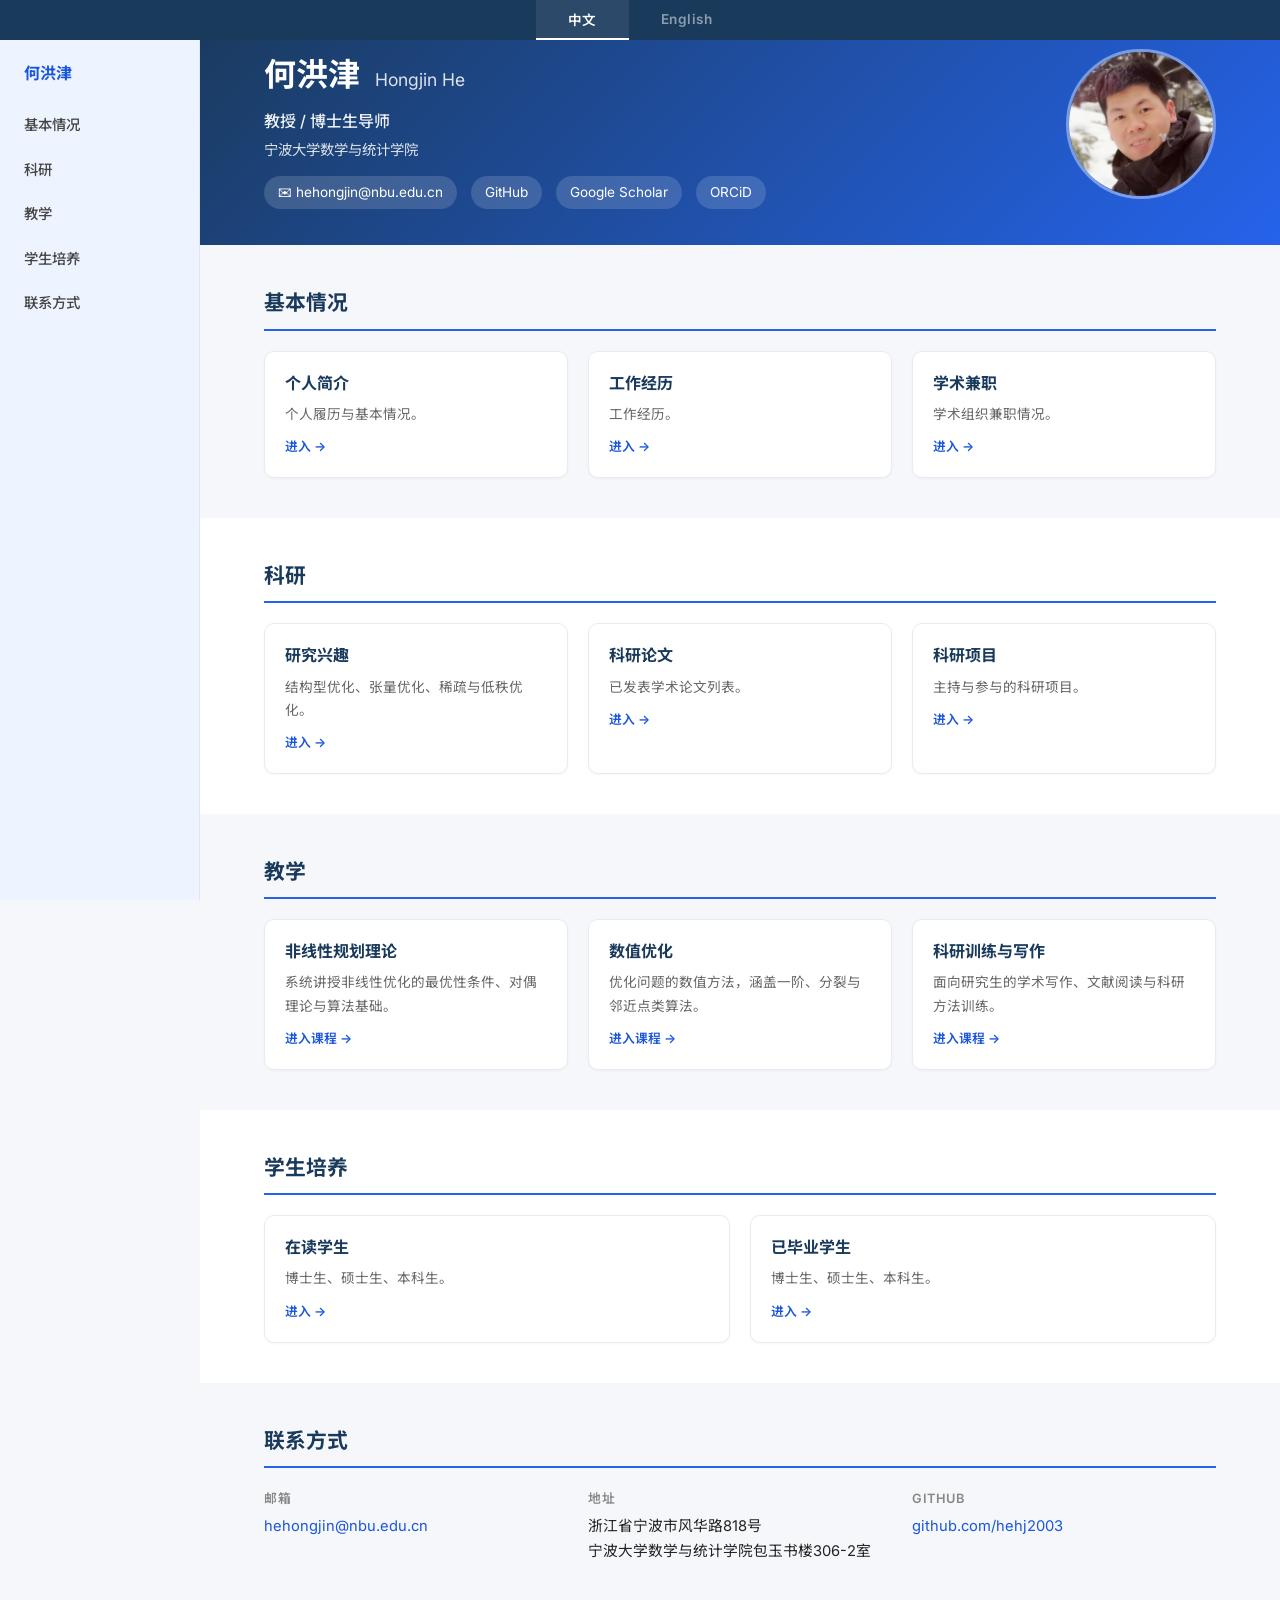
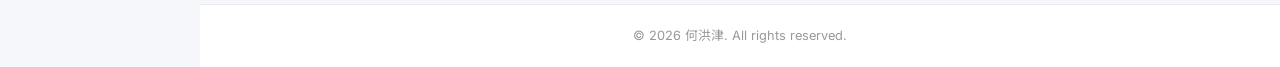
<file: index.html>
<!DOCTYPE html>
<html lang="zh-CN">
<head>
    <meta charset="UTF-8">
    <meta name="viewport" content="width=device-width, initial-scale=1.0">
    <title>何洪津 (Hongjin He) — Homepage</title>
    <meta name="description" content="Personal homepage of Hongjin He, Professor at Ningbo University">
    <link rel="preconnect" href="https://fonts.googleapis.com">
    <link href="https://fonts.googleapis.com/css2?family=Inter:wght@400;500;600;700&family=Noto+Sans+SC:wght@400;500;600;700&family=Noto+Serif+SC:wght@400;600&display=swap" rel="stylesheet">
    <style>
        /* ---- Reset & Base ---- */
        *, *::before, *::after { box-sizing: border-box; margin: 0; padding: 0; }
        html { scroll-behavior: smooth; }
        body {
            font-family: 'Inter', 'Noto Sans SC', -apple-system, BlinkMacSystemFont, sans-serif;
            color: #222;
            background: #f5f7fa;
            line-height: 1.7;
        }
        a { color: #1a56db; text-decoration: none; }
        a:hover { text-decoration: underline; }
        img { max-width: 100%; height: auto; }

        .container { max-width: 1000px; margin: 0 auto; padding: 0 24px; }

        /* ---- Language Toggle ---- */
        .lang-bar {
            position: fixed; top: 0; left: 0; right: 0; z-index: 200;
            background: #1a3a5c; display: flex; justify-content: center; gap: 0;
            height: 40px;
        }
        .lang-bar button {
            background: transparent; color: rgba(255,255,255,0.5); border: none;
            padding: 0 32px; font-size: 0.85rem; font-weight: 600; cursor: pointer;
            font-family: inherit; transition: all 0.25s; letter-spacing: 0.5px;
            border-bottom: 2px solid transparent;
        }
        .lang-bar button:hover { color: rgba(255,255,255,0.85); }
        .lang-bar button.active { color: #fff; border-bottom-color: #fff; background: rgba(255,255,255,0.08); }

        .lang-en, .lang-zh { display: none; margin-left: 200px; }
        body.lang-active-en .lang-en { display: block; }
        body.lang-active-en .lang-en.flex { display: flex; }
        body.lang-active-zh .lang-zh { display: block; }
        body.lang-active-zh .lang-zh.flex { display: flex; }

        /* ---- Nav ---- */
        nav {
            position: fixed; top: 40px; left: 0; bottom: 0;
            width: 200px; z-index: 100;
            background: #eef4ff;
            border-right: 1px solid #dbe6fb;
            overflow-y: auto;
        }
        nav .container {
            display: flex; flex-direction: column; align-items: stretch;
            height: auto; padding: 20px 0;
        }
        nav .logo { font-weight: 700; font-size: 1rem; color: #1a56db; padding: 0 24px; margin-bottom: 16px; }
        nav ul { list-style: none; display: flex; flex-direction: column; gap: 0; }
        nav ul li a {
            display: block;
            font-size: 0.9rem; font-weight: 500; color: #444;
            padding: 10px 24px; transition: color 0.2s, background 0.2s;
        }
        nav ul li a:hover { color: #1a56db; background: #dbe6fb; text-decoration: none; }
        .nav-toggle { display: none; background: none; border: none; font-size: 1.4rem; cursor: pointer; color: #444; }

        /* ---- Hero ---- */
        .hero {
            background: linear-gradient(135deg, #1a3a5c 0%, #2563eb 100%);
            color: #fff; padding: 48px 0 36px;
        }
        .hero .container { display: flex; align-items: center; gap: 36px; flex-wrap: wrap; }
        .hero-info { flex: 1; min-width: 280px; }
        .hero-info h1 { font-size: 2rem; font-weight: 700; margin-bottom: 2px; }
        .hero-info h1 small { font-size: 1.1rem; font-weight: 400; opacity: 0.85; margin-left: 8px; }
        .hero-info .title-line { font-size: 1rem; font-weight: 500; margin-top: 6px; opacity: 0.92; }
        .hero-info .affil-line { font-size: 0.9rem; margin-top: 2px; opacity: 0.85; }
        .hero-links { margin-top: 14px; display: flex; flex-wrap: wrap; gap: 8px 14px; }
        .hero-links a {
            color: #fff; font-size: 0.85rem; display: inline-flex; align-items: center; gap: 5px;
            background: rgba(255,255,255,0.15); padding: 5px 14px; border-radius: 20px;
            transition: background 0.2s;
        }
        .hero-links a:hover { background: rgba(255,255,255,0.28); text-decoration: none; }
        .hero-avatar { flex-shrink: 0; }
        .hero-avatar img {
            width: 150px; height: 150px; border-radius: 50%; object-fit: cover;
            border: 3px solid rgba(255,255,255,0.4);
        }

        /* ---- Sections ---- */
        section { padding: 40px 0; }
        section:nth-child(even) { background: #fff; }
        section:nth-child(odd) { background: #f5f7fa; }
        .section-title {
            font-size: 1.3rem; font-weight: 700; color: #1a3a5c;
            margin-bottom: 20px; padding-bottom: 8px;
            border-bottom: 2px solid #2563eb;
        }

        /* ---- About / 个人简介 ---- */
        .about-text { font-size: 0.93rem; line-height: 1.9; }

        /* ---- Items (experience) ---- */
        .item-list { list-style: none; }
        .item-list li {
            padding: 10px 0; border-bottom: 1px solid #eef1f5;
            display: flex; gap: 16px; font-size: 0.93rem;
        }
        .item-list li:last-child { border-bottom: none; }
        .item-date { flex-shrink: 0; color: #2563eb; font-weight: 500; min-width: 110px; }
        .item-content { flex: 1; }

        /* ---- Research Interests ---- */
        .interest-tags { display: flex; flex-direction: column; gap: 6px; margin-top: 8px; }
        .interest-tags .tag-item {
            padding: 6px 0; font-size: 0.93rem; line-height: 1.7;
        }
        .interest-tags .tag-num {
            display: inline-block; width: 24px; height: 24px; line-height: 24px;
            text-align: center; background: #2563eb; color: #fff;
            border-radius: 50%; font-size: 0.75rem; font-weight: 700; margin-right: 10px;
        }

        /* ---- Publications ---- */
        .pub-list { list-style: none; counter-reset: pub-counter; }
        .pub-list li {
            counter-increment: pub-counter;
            padding: 7px 0 7px 30px; position: relative;
            font-size: 0.9rem; line-height: 1.7;
            border-bottom: 1px solid #f0f2f5;
        }
        .pub-list li::before {
            content: "[" counter(pub-counter) "]";
            position: absolute; left: 0; color: #2563eb; font-weight: 600; font-size: 0.82rem;
        }
        .pub-list li .pub-title { font-weight: 600; }
        .pub-list li .pub-authors { color: #444; }
        .pub-list li .pub-authors b { color: #222; font-weight: 700; }
        .pub-list li .pub-journal { color: #666; font-style: italic; }
        .pub-list li .pub-links { display: inline-flex; gap: 6px; margin-left: 6px; }
        .pub-list li .pub-links a {
            font-size: 0.75rem; background: #e8edf5; padding: 1px 8px; border-radius: 10px;
            color: #1a56db;
        }
        .pub-list li .pub-links a:hover { background: #d0ddf0; text-decoration: none; }

        /* ---- Grants ---- */
        .grant-list { list-style: none; }
        .grant-list li {
            padding: 9px 0; border-bottom: 1px solid #eef1f5;
            font-size: 0.92rem; line-height: 1.7;
        }
        .grant-list li:last-child { border-bottom: none; }
        .grant-name { font-weight: 600; }
        .grant-source { color: #2563eb; font-weight: 500; }
        .grant-role { color: #555; }
        .grant-date { color: #888; font-size: 0.85rem; }
        .grant-num { color: #888; font-size: 0.85rem; }

        /* ---- Students ---- */
        .student-group { margin-top: 28px; }
        .student-group:first-child { margin-top: 0; }
        .student-group-title {
            font-size: 1.05rem; font-weight: 700; color: #1a3a5c;
            margin-bottom: 14px;
        }
        .student-empty { color: #bbb; font-style: normal; }
        .student-grid { display: flex; gap: 40px; }
        .student-grid .student-col { flex: 1; min-width: 0; }
        .student-grid .student-col h4 {
            font-size: 1rem; font-weight: 700; color: #2563eb;
            margin-bottom: 10px; padding-bottom: 4px;
            border-bottom: 1px dashed #d0d7e2;
        }
        .student-grid .student-col ul { list-style: none; }
        .student-grid .student-col li {
            padding: 6px 0; font-size: 0.9rem; line-height: 1.6;
            border-bottom: 1px solid #f3f5f8;
        }
        .student-grid .student-col li:last-child { border-bottom: none; }

        /* ---- Teaching ---- */
        .teaching-grid { display: flex; gap: 20px; flex-wrap: wrap; }
        .teaching-card {
            flex: 1; min-width: 220px; display: block;
            background: #fff; border: 1px solid #e8ecf0; border-radius: 10px;
            padding: 18px 20px; box-shadow: 0 1px 3px rgba(0,0,0,0.04);
            color: inherit; text-decoration: none;
            transition: border-color 0.2s, box-shadow 0.2s, transform 0.2s;
        }
        .teaching-card:hover {
            border-color: #1a56db; box-shadow: 0 4px 12px rgba(26,86,219,0.12);
            transform: translateY(-2px); text-decoration: none;
        }
        .teaching-card h4 { font-size: 1rem; font-weight: 700; color: #1a3a5c; margin-bottom: 6px; }
        .teaching-card .tc-desc { font-size: 0.85rem; color: #666; line-height: 1.7; }
        .teaching-card .tc-enter {
            display: inline-block; margin-top: 10px; font-size: 0.8rem;
            font-weight: 600; color: #1a56db;
        }
        .teaching-card:hover .tc-enter { text-decoration: underline; }

        /* ---- Contact ---- */
        .contact-grid { display: flex; flex-wrap: wrap; gap: 20px; }
        .contact-item { flex: 1; min-width: 200px; }
        .contact-item label { display: block; font-size: 0.8rem; font-weight: 600; color: #888; text-transform: uppercase; letter-spacing: 0.5px; margin-bottom: 4px; }
        .contact-item p { font-size: 0.92rem; }

        /* ---- Footer ---- */
        footer {
            text-align: center; padding: 20px 0;
            font-size: 0.8rem; color: #999;
            background: #fff; border-top: 1px solid #e8ecf0;
        }

        /* ---- Responsive ---- */
        @media (max-width: 700px) {
            nav {
                position: sticky; top: 40px; left: auto; bottom: auto; width: auto;
                background: rgba(255,255,255,0.92);
                backdrop-filter: blur(10px); -webkit-backdrop-filter: blur(10px);
                border-right: none; border-bottom: 1px solid #e8ecf0; overflow-y: visible;
            }
            nav .container { flex-direction: row; justify-content: space-between; align-items: center; height: 52px; padding: 0; }
            nav .logo { margin-bottom: 0; padding: 0; }
            .lang-en, .lang-zh { margin-left: 0; }
            nav ul { display: none; flex-direction: column; background: #fff; position: absolute; top: 52px; left: 0; right: 0; padding: 12px 24px; border-bottom: 1px solid #e8ecf0; gap: 0; }
            nav ul.open { display: flex; }
            nav ul li a { display: block; padding: 10px 0; border-bottom: 1px solid #f0f2f5; }
            .nav-toggle { display: block; }
            .hero { padding: 36px 0 28px; }
            .hero .container { flex-direction: column-reverse; text-align: center; }
            .hero-info h1 { font-size: 1.5rem; }
            .hero-links { justify-content: center; }
            .hero-avatar img { width: 110px; height: 110px; }
            .item-list li { flex-direction: column; gap: 4px; }
            .item-date { min-width: 0; }
            .pub-list li { padding-left: 26px; font-size: 0.86rem; }
            .lang-bar button { padding: 0 20px; font-size: 0.8rem; }
        }

        @media print {
            .lang-bar, nav { display: none; }
            .hero { background: #1a3a5c !important; -webkit-print-color-adjust: exact; print-color-adjust: exact; }
        }
    </style>
</head>
<body>

<!-- ======== Language Bar ======== -->
<div class="lang-bar">
    <button class="active" data-lang="zh" onclick="switchLang('zh')">中文</button>
    <button data-lang="en" onclick="switchLang('en')">English</button>
</div>

<script>
function switchLang(lang) {
    document.body.className = 'lang-active-' + lang;
    document.querySelectorAll('.lang-bar button').forEach(function(btn) {
        btn.classList.toggle('active', btn.dataset.lang === lang);
    });
}
// Default: Chinese
switchLang('zh');
</script>

<!-- ======== English Content ======== -->
<div class="lang-en">

<!-- EN Nav -->
<nav>
    <div class="container">
        <span class="logo">Hongjin He</span>
        <button class="nav-toggle" onclick="document.querySelector('nav ul').classList.toggle('open')" aria-label="Toggle menu">☰</button>
        <ul>
            <li><a href="#en-profile">Profile</a></li>
            <li><a href="#en-research-portal">Research</a></li>
            <li><a href="#en-teaching">Teaching</a></li>
            <li><a href="#en-contact">Contact</a></li>
        </ul>
    </div>
</nav>

<!-- EN Hero -->
<header class="hero">
    <div class="container">
        <div class="hero-info">
            <h1>Hongjin He</h1>
            <p class="title-line">Professor</p>
            <p class="affil-line">School of Mathematics and Statistics, Ningbo University</p>
            <div class="hero-links">
                <a href="mailto:hehongjin@nbu.edu.cn">✉ hehongjin@nbu.edu.cn</a>
                <a href="https://github.com/hehj2003" target="_blank">GitHub</a>
                <a href="https://scholar.google.com/citations?user=ZBKcU8sAAAAJ" target="_blank">Google Scholar</a>
                <a href="https://orcid.org/0000-0001-7672-4943" target="_blank">ORCiD</a>
            </div>
        </div>
        <div class="hero-avatar">
            <img src="CV-Overleaf-2024/HJ.png" alt="Hongjin He">
        </div>
    </div>
</header>

<!-- EN Profile -->
<section id="en-profile">
    <div class="container">
        <h2 class="section-title">Profile</h2>
        <div class="teaching-grid">
            <a class="teaching-card" href="about.html">
                <h4>About Me</h4>
                <p class="tc-desc">Personal profile and background.</p>
                <span class="tc-enter">Enter &rarr;</span>
            </a>
            <a class="teaching-card" href="experience.html">
                <h4>Experience</h4>
                <p class="tc-desc">Work experience.</p>
                <span class="tc-enter">Enter &rarr;</span>
            </a>
            <a class="teaching-card" href="academic-services.html">
                <h4>Academic Services</h4>
                <p class="tc-desc">Academic society appointments.</p>
                <span class="tc-enter">Enter &rarr;</span>
            </a>
        </div>
    </div>
</section>

<!-- EN Selected Publications -->
<section id="en-research-portal">
    <div class="container">
        <h2 class="section-title">Research</h2>
        <div class="teaching-grid">
            <a class="teaching-card" href="research-interests.html">
                <h4>Research Interests</h4>
                <p class="tc-desc">Splitting methods, tensor optimization, sparse &amp; low-rank optimization.</p>
                <span class="tc-enter">Enter &rarr;</span>
            </a>
            <a class="teaching-card" href="research-papers.html">
                <h4>Publications</h4>
                <p class="tc-desc">Selected academic publications.</p>
                <span class="tc-enter">Enter &rarr;</span>
            </a>
            <a class="teaching-card" href="research-projects.html">
                <h4>Projects</h4>
                <p class="tc-desc">Research projects as PI and participant.</p>
                <span class="tc-enter">Enter &rarr;</span>
            </a>
        </div>
    </div>
</section>

<!-- EN Teaching -->
<section id="en-teaching">
    <div class="container">
        <h2 class="section-title">Teaching</h2>
        <div class="teaching-grid">
            <a class="teaching-card" href="courses/nonlinear-programming.html">
                <h4>Nonlinear Programming Theory</h4>
                <p class="tc-desc">Theory of nonlinear optimization: optimality conditions, duality, and algorithmic foundations.</p>
                <span class="tc-enter">Enter course →</span>
            </a>
            <a class="teaching-card" href="courses/numerical-optimization.html">
                <h4>Numerical Optimization</h4>
                <p class="tc-desc">Numerical methods for optimization, including first-order, splitting, and proximal algorithms.</p>
                <span class="tc-enter">Enter course →</span>
            </a>
            <a class="teaching-card" href="courses/research-training.html">
                <h4>Research Training &amp; Writing</h4>
                <p class="tc-desc">Academic writing, literature reading, and research methodology for graduate students.</p>
                <span class="tc-enter">Enter course →</span>
            </a>
        </div>
    </div>
</section>

<!-- EN Contact -->
<section id="en-contact">
    <div class="container">
        <h2 class="section-title">Contact</h2>
        <div class="contact-grid">
            <div class="contact-item">
                <label>Email</label>
                <p><a href="mailto:hehongjin@nbu.edu.cn">hehongjin@nbu.edu.cn</a></p>
            </div>
            <div class="contact-item">
                <label>Affiliation</label>
                <p>School of Mathematics and Statistics<br>Ningbo University<br>No. 818 Fenghua Road, Ningbo, Zhejiang, China 315211</p>
            </div>
            <div class="contact-item">
                <label>GitHub</label>
                <p><a href="https://github.com/hehj2003" target="_blank">github.com/hehj2003</a></p>
            </div>
        </div>
    </div>
</section>

<footer>
    <div class="container">
        <p>&copy; 2026 Hongjin He. All rights reserved.</p>
    </div>
</footer>

</div><!-- end .lang-en -->

<!-- ======== Chinese Content ======== -->
<div class="lang-zh">

<!-- CN Nav -->
<nav>
    <div class="container">
        <span class="logo">何洪津</span>
        <button class="nav-toggle" onclick="document.querySelector('nav ul').classList.toggle('open')" aria-label="Toggle menu">☰</button>
        <ul>
            <li><a href="#cn-profile">基本情况</a></li>
            <li><a href="#cn-research-portal">科研</a></li>
            <li><a href="#cn-teaching">教学</a></li>
            <li><a href="#cn-students">学生培养</a></li>
            <li><a href="#cn-contact">联系方式</a></li>
        </ul>
    </div>
</nav>

<!-- CN Hero -->
<header class="hero">
    <div class="container">
        <div class="hero-info">
            <h1>何洪津 <small>Hongjin He</small></h1>
            <p class="title-line">教授 / 博士生导师</p>
            <p class="affil-line">宁波大学数学与统计学院</p>
            <div class="hero-links">
                <a href="mailto:hehongjin@nbu.edu.cn">✉ hehongjin@nbu.edu.cn</a>
                <a href="https://github.com/hehj2003" target="_blank">GitHub</a>
                <a href="https://scholar.google.com/citations?user=ZBKcU8sAAAAJ" target="_blank">Google Scholar</a>
                <a href="https://orcid.org/0000-0001-7672-4943" target="_blank">ORCiD</a>
            </div>
        </div>
        <div class="hero-avatar">
            <img src="CV-Overleaf-2024/HJ.png" alt="何洪津">
        </div>
    </div>
</header>

<!-- CN 基本情况 -->
<section id="cn-profile">
    <div class="container">
        <h2 class="section-title">基本情况</h2>
        <div class="teaching-grid">
            <a class="teaching-card" href="about.html">
                <h4>个人简介</h4>
                <p class="tc-desc">个人履历与基本情况。</p>
                <span class="tc-enter">进入 &rarr;</span>
            </a>
            <a class="teaching-card" href="experience.html">
                <h4>工作经历</h4>
                <p class="tc-desc">工作经历。</p>
                <span class="tc-enter">进入 &rarr;</span>
            </a>
            <a class="teaching-card" href="academic-services.html">
                <h4>学术兼职</h4>
                <p class="tc-desc">学术组织兼职情况。</p>
                <span class="tc-enter">进入 &rarr;</span>
            </a>
        </div>
    </div>
</section>

<!-- CN 论文发表 -->
<section id="cn-research-portal">
    <div class="container">
        <h2 class="section-title">科研</h2>
        <div class="teaching-grid">
            <a class="teaching-card" href="research-interests.html">
                <h4>研究兴趣</h4>
                <p class="tc-desc">结构型优化、张量优化、稀疏与低秩优化。</p>
                <span class="tc-enter">进入 &rarr;</span>
            </a>
            <a class="teaching-card" href="research-papers.html">
                <h4>科研论文</h4>
                <p class="tc-desc">已发表学术论文列表。</p>
                <span class="tc-enter">进入 &rarr;</span>
            </a>
            <a class="teaching-card" href="research-projects.html">
                <h4>科研项目</h4>
                <p class="tc-desc">主持与参与的科研项目。</p>
                <span class="tc-enter">进入 &rarr;</span>
            </a>
        </div>
    </div>
</section>



<!-- CN 教学 -->
<section id="cn-teaching">
    <div class="container">
        <h2 class="section-title">教学</h2>
        <div class="teaching-grid">
            <a class="teaching-card" href="courses/nonlinear-programming.html">
                <h4>非线性规划理论</h4>
                <p class="tc-desc">系统讲授非线性优化的最优性条件、对偶理论与算法基础。</p>
                <span class="tc-enter">进入课程 →</span>
            </a>
            <a class="teaching-card" href="courses/numerical-optimization.html">
                <h4>数值优化</h4>
                <p class="tc-desc">优化问题的数值方法，涵盖一阶、分裂与邻近点类算法。</p>
                <span class="tc-enter">进入课程 →</span>
            </a>
            <a class="teaching-card" href="courses/research-training.html">
                <h4>科研训练与写作</h4>
                <p class="tc-desc">面向研究生的学术写作、文献阅读与科研方法训练。</p>
                <span class="tc-enter">进入课程 →</span>
            </a>
        </div>
    </div>
</section>

<!-- CN 学生培养 -->
<section id="cn-students">
    <div class="container">
        <h2 class="section-title">学生培养</h2>

        <div class="teaching-grid">
            <a class="teaching-card" href="students-current.html">
                <h4>在读学生</h4>
                <p class="tc-desc">博士生、硕士生、本科生。</p>
                <span class="tc-enter">进入 &rarr;</span>
            </a>
            <a class="teaching-card" href="students-graduated.html">
                <h4>已毕业学生</h4>
                <p class="tc-desc">博士生、硕士生、本科生。</p>
                <span class="tc-enter">进入 &rarr;</span>
            </a>
        </div>
    </div>
</section>

<!-- CN 联系方式 -->
<section id="cn-contact">
    <div class="container">
        <h2 class="section-title">联系方式</h2>
        <div class="contact-grid">
            <div class="contact-item">
                <label>邮箱</label>
                <p><a href="mailto:hehongjin@nbu.edu.cn">hehongjin@nbu.edu.cn</a></p>
            </div>
            <div class="contact-item">
                <label>地址</label>
                <p>浙江省宁波市风华路818号<br>宁波大学数学与统计学院包玉书楼306-2室</p>
            </div>
            <div class="contact-item">
                <label>GitHub</label>
                <p><a href="https://github.com/hehj2003" target="_blank">github.com/hehj2003</a></p>
            </div>
        </div>
    </div>
</section>

<footer>
    <div class="container">
        <p>&copy; 2026 何洪津. All rights reserved.</p>
    </div>
</footer>

</div><!-- end .lang-zh -->

</body>
</html>
</file>
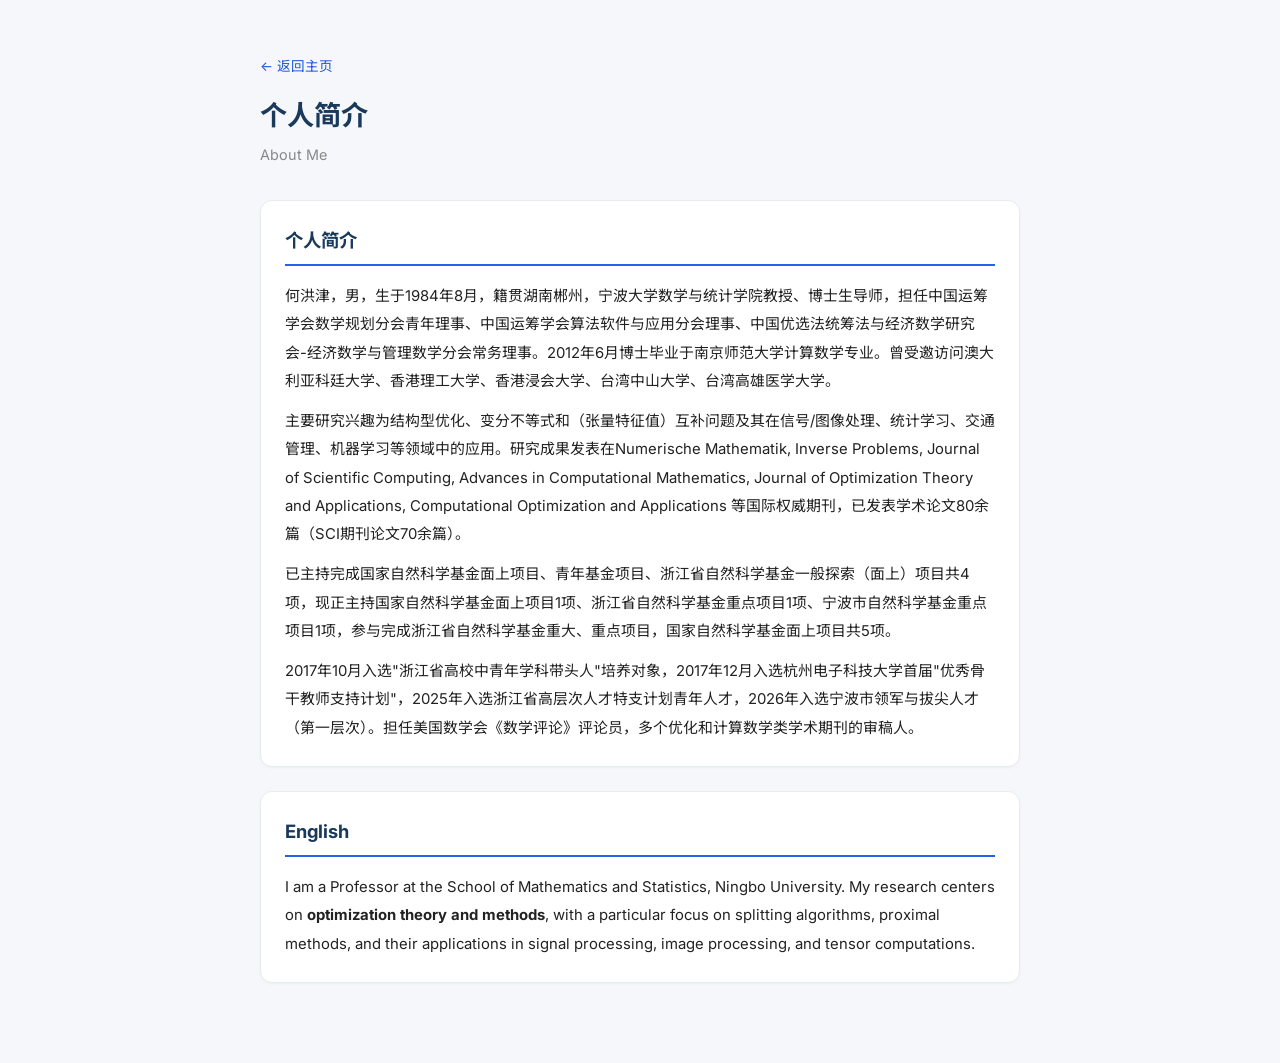
<file: about.html>
<!DOCTYPE html>
<html lang="zh-CN">
<head>
    <meta charset="UTF-8">
    <meta name="viewport" content="width=device-width, initial-scale=1.0">
    <title>个人简介 — 何洪津</title>
    <link rel="preconnect" href="https://fonts.googleapis.com">
    <link href="https://fonts.googleapis.com/css2?family=Inter:wght@400;500;600;700&family=Noto+Sans+SC:wght@400;500;600;700&display=swap" rel="stylesheet">
    <style>
        *, *::before, *::after { box-sizing: border-box; margin: 0; padding: 0; }
        body { font-family: 'Inter', 'Noto Sans SC', -apple-system, sans-serif; color: #222; background: #f5f7fa; line-height: 1.7; }
        a { color: #1a56db; text-decoration: none; }
        a:hover { text-decoration: underline; }
        .page { max-width: 800px; margin: 0 auto; padding: 24px 20px 80px; }

        header { padding: 28px 0 8px; }
        .back-link { font-size: 0.85rem; color: #1a56db; }
        header h1 { font-size: 1.7rem; font-weight: 700; color: #1a3a5c; margin-top: 14px; }
        header .sub { font-size: 0.9rem; color: #888; margin-top: 4px; }

        .block { background: #fff; border: 1px solid #e8ecf0; border-radius: 12px; padding: 24px; margin-top: 24px; box-shadow: 0 1px 3px rgba(0,0,0,0.04); }
        .block-title { font-size: 1.15rem; font-weight: 700; color: #1a3a5c; margin-bottom: 16px; padding-bottom: 8px; border-bottom: 2px solid #2563eb; }
        .about-text { font-size: 0.93rem; line-height: 1.9; }
        .about-text p { margin-bottom: 12px; }
        .about-text p:last-child { margin-bottom: 0; }
    </style>
</head>
<body>
<div class="page">
    <header>
        <a class="back-link" href="index.html#cn-profile">← 返回主页</a>
        <h1>个人简介</h1>
        <p class="sub">About Me</p>
    </header>

    <section class="block">
        <h2 class="block-title">个人简介</h2>
        <div class="about-text">
            <p>何洪津，男，生于1984年8月，籍贯湖南郴州，宁波大学数学与统计学院教授、博士生导师，担任中国运筹学会数学规划分会青年理事、中国运筹学会算法软件与应用分会理事、中国优选法统筹法与经济数学研究会-经济数学与管理数学分会常务理事。2012年6月博士毕业于南京师范大学计算数学专业。曾受邀访问澳大利亚科廷大学、香港理工大学、香港浸会大学、台湾中山大学、台湾高雄医学大学。</p>
            <p>主要研究兴趣为结构型优化、变分不等式和（张量特征值）互补问题及其在信号/图像处理、统计学习、交通管理、机器学习等领域中的应用。研究成果发表在Numerische Mathematik, Inverse Problems, Journal of Scientific Computing, Advances in Computational Mathematics, Journal of Optimization Theory and Applications, Computational Optimization and Applications 等国际权威期刊，已发表学术论文80余篇（SCI期刊论文70余篇）。</p>
            <p>已主持完成国家自然科学基金面上项目、青年基金项目、浙江省自然科学基金一般探索（面上）项目共4项，现正主持国家自然科学基金面上项目1项、浙江省自然科学基金重点项目1项、宁波市自然科学基金重点项目1项，参与完成浙江省自然科学基金重大、重点项目，国家自然科学基金面上项目共5项。</p>
            <p>2017年10月入选"浙江省高校中青年学科带头人"培养对象，2017年12月入选杭州电子科技大学首届"优秀骨干教师支持计划"，2025年入选浙江省高层次人才特支计划青年人才，2026年入选宁波市领军与拔尖人才（第一层次）。担任美国数学会《数学评论》评论员，多个优化和计算数学类学术期刊的审稿人。</p>
        </div>
    </section>

    <section class="block">
        <h2 class="block-title">English</h2>
        <div class="about-text">
            <p>I am a Professor at the School of Mathematics and Statistics, Ningbo University. My research centers on <strong>optimization theory and methods</strong>, with a particular focus on splitting algorithms, proximal methods, and their applications in signal processing, image processing, and tensor computations.</p>
        </div>
    </section>
</div>
</body>
</html>
</file>
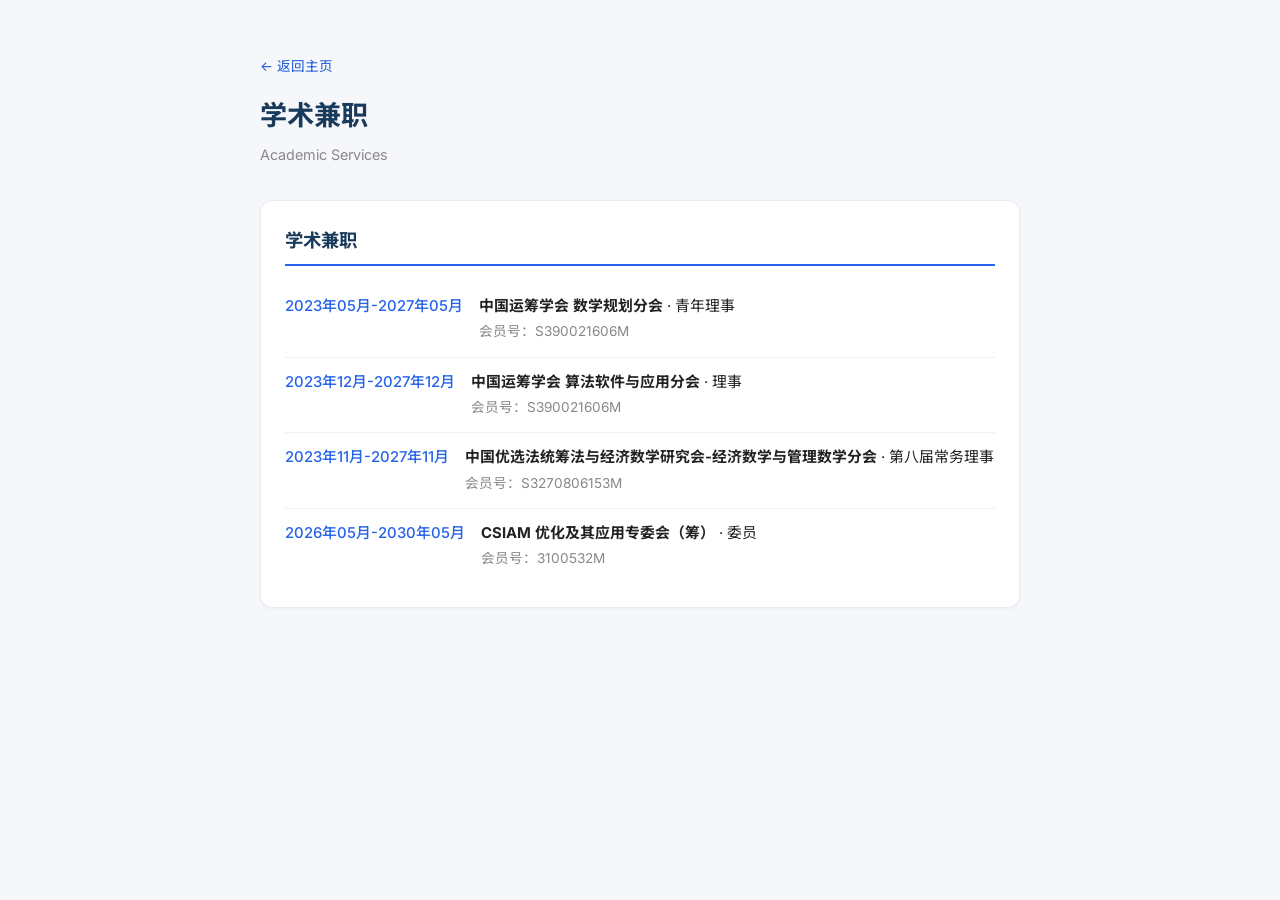
<file: academic-services.html>
<!DOCTYPE html>
<html lang="zh-CN">
<head>
    <meta charset="UTF-8">
    <meta name="viewport" content="width=device-width, initial-scale=1.0">
    <title>学术兼职 — 何洪津</title>
    <link rel="preconnect" href="https://fonts.googleapis.com">
    <link href="https://fonts.googleapis.com/css2?family=Inter:wght@400;500;600;700&family=Noto+Sans+SC:wght@400;500;600;700&display=swap" rel="stylesheet">
    <style>
        *, *::before, *::after { box-sizing: border-box; margin: 0; padding: 0; }
        body { font-family: 'Inter', 'Noto Sans SC', -apple-system, sans-serif; color: #222; background: #f5f7fa; line-height: 1.7; }
        a { color: #1a56db; text-decoration: none; }
        a:hover { text-decoration: underline; }
        .page { max-width: 800px; margin: 0 auto; padding: 24px 20px 80px; }

        header { padding: 28px 0 8px; }
        .back-link { font-size: 0.85rem; color: #1a56db; }
        header h1 { font-size: 1.7rem; font-weight: 700; color: #1a3a5c; margin-top: 14px; }
        header .sub { font-size: 0.9rem; color: #888; margin-top: 4px; }

        .block { background: #fff; border: 1px solid #e8ecf0; border-radius: 12px; padding: 24px; margin-top: 24px; box-shadow: 0 1px 3px rgba(0,0,0,0.04); }
        .block-title { font-size: 1.15rem; font-weight: 700; color: #1a3a5c; margin-bottom: 16px; padding-bottom: 8px; border-bottom: 2px solid #2563eb; }

        .item-list { list-style: none; }
        .item-list li { padding: 12px 0; border-bottom: 1px solid #eef1f5; display: flex; gap: 16px; font-size: 0.93rem; }
        .item-list li:last-child { border-bottom: none; }
        .item-date { flex-shrink: 0; color: #2563eb; font-weight: 500; min-width: 150px; }
        .item-content { flex: 1; }
        .item-num { color: #888; font-size: 0.85rem; }

        @media (max-width: 700px) {
            .item-list li { flex-direction: column; gap: 4px; }
            .item-date { min-width: 0; }
        }
    </style>
</head>
<body>
<div class="page">
    <header>
        <a class="back-link" href="index.html#cn-profile">← 返回主页</a>
        <h1>学术兼职</h1>
        <p class="sub">Academic Services</p>
    </header>

    <section class="block">
        <h2 class="block-title">学术兼职</h2>
        <ul class="item-list">
            <li>
                <span class="item-date">2023年05月-2027年05月</span>
                <span class="item-content">
                    <strong>中国运筹学会 数学规划分会</strong> · 青年理事<br>
                    <span class="item-num">会员号：S390021606M</span>
                </span>
            </li>
            <li>
                <span class="item-date">2023年12月-2027年12月</span>
                <span class="item-content">
                    <strong>中国运筹学会 算法软件与应用分会</strong> · 理事<br>
                    <span class="item-num">会员号：S390021606M</span>
                </span>
            </li>
            <li>
                <span class="item-date">2023年11月-2027年11月</span>
                <span class="item-content">
                    <strong>中国优选法统筹法与经济数学研究会-经济数学与管理数学分会</strong> · 第八届常务理事<br>
                    <span class="item-num">会员号：S3270806153M</span>
                </span>
            </li>
            <li>
                <span class="item-date">2026年05月-2030年05月</span>
                <span class="item-content">
                    <strong>CSIAM 优化及其应用专委会（筹）</strong> · 委员 <br>
                    <span class="item-num">会员号：3100532M</span>
                </span>
            </li>
        </ul>
    </section>
</div>
</body>
</html>
</file>
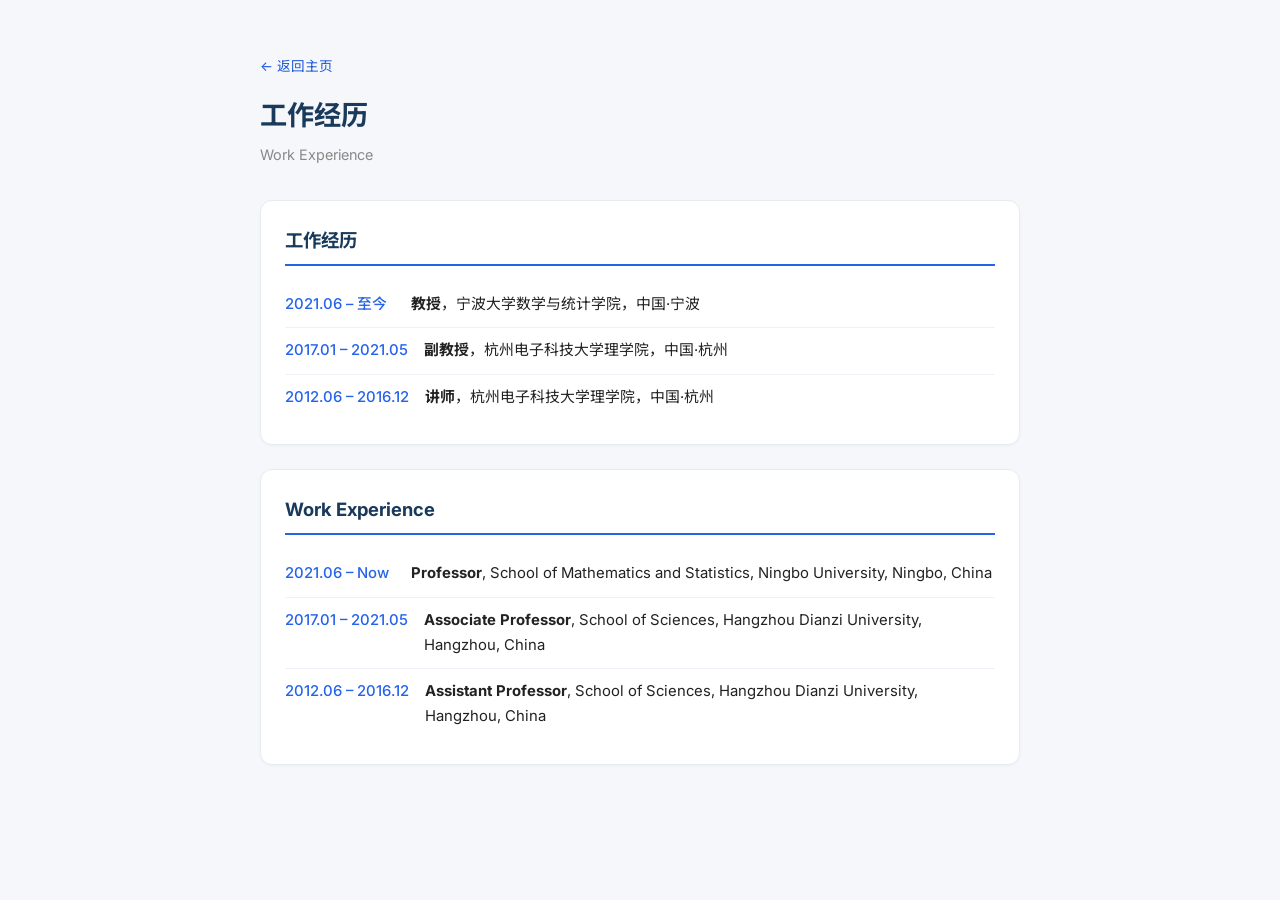
<file: experience.html>
<!DOCTYPE html>
<html lang="zh-CN">
<head>
    <meta charset="UTF-8">
    <meta name="viewport" content="width=device-width, initial-scale=1.0">
    <title>工作经历 — 何洪津</title>
    <link rel="preconnect" href="https://fonts.googleapis.com">
    <link href="https://fonts.googleapis.com/css2?family=Inter:wght@400;500;600;700&family=Noto+Sans+SC:wght@400;500;600;700&display=swap" rel="stylesheet">
    <style>
        *, *::before, *::after { box-sizing: border-box; margin: 0; padding: 0; }
        body { font-family: 'Inter', 'Noto Sans SC', -apple-system, sans-serif; color: #222; background: #f5f7fa; line-height: 1.7; }
        a { color: #1a56db; text-decoration: none; }
        a:hover { text-decoration: underline; }
        .page { max-width: 800px; margin: 0 auto; padding: 24px 20px 80px; }

        header { padding: 28px 0 8px; }
        .back-link { font-size: 0.85rem; color: #1a56db; }
        header h1 { font-size: 1.7rem; font-weight: 700; color: #1a3a5c; margin-top: 14px; }
        header .sub { font-size: 0.9rem; color: #888; margin-top: 4px; }

        .block { background: #fff; border: 1px solid #e8ecf0; border-radius: 12px; padding: 24px; margin-top: 24px; box-shadow: 0 1px 3px rgba(0,0,0,0.04); }
        .block-title { font-size: 1.15rem; font-weight: 700; color: #1a3a5c; margin-bottom: 16px; padding-bottom: 8px; border-bottom: 2px solid #2563eb; }

        .item-list { list-style: none; }
        .item-list li { padding: 10px 0; border-bottom: 1px solid #eef1f5; display: flex; gap: 16px; font-size: 0.93rem; }
        .item-list li:last-child { border-bottom: none; }
        .item-date { flex-shrink: 0; color: #2563eb; font-weight: 500; min-width: 110px; }
        .item-content { flex: 1; }

        @media (max-width: 700px) {
            .item-list li { flex-direction: column; gap: 4px; }
            .item-date { min-width: 0; }
        }
    </style>
</head>
<body>
<div class="page">
    <header>
        <a class="back-link" href="index.html#cn-profile">← 返回主页</a>
        <h1>工作经历</h1>
        <p class="sub">Work Experience</p>
    </header>

    <section class="block">
        <h2 class="block-title">工作经历</h2>
        <ul class="item-list">
            <li>
                <span class="item-date">2021.06 – 至今</span>
                <span class="item-content"><strong>教授</strong>，宁波大学数学与统计学院，中国·宁波</span>
            </li>
            <li>
                <span class="item-date">2017.01 – 2021.05</span>
                <span class="item-content"><strong>副教授</strong>，杭州电子科技大学理学院，中国·杭州</span>
            </li>
            <li>
                <span class="item-date">2012.06 – 2016.12</span>
                <span class="item-content"><strong>讲师</strong>，杭州电子科技大学理学院，中国·杭州</span>
            </li>
        </ul>
    </section>

    <section class="block">
        <h2 class="block-title">Work Experience</h2>
        <ul class="item-list">
            <li>
                <span class="item-date">2021.06 – Now</span>
                <span class="item-content"><strong>Professor</strong>, School of Mathematics and Statistics, Ningbo University, Ningbo, China</span>
            </li>
            <li>
                <span class="item-date">2017.01 – 2021.05</span>
                <span class="item-content"><strong>Associate Professor</strong>, School of Sciences, Hangzhou Dianzi University, Hangzhou, China</span>
            </li>
            <li>
                <span class="item-date">2012.06 – 2016.12</span>
                <span class="item-content"><strong>Assistant Professor</strong>, School of Sciences, Hangzhou Dianzi University, Hangzhou, China</span>
            </li>
        </ul>
    </section>
</div>
</body>
</html>
</file>
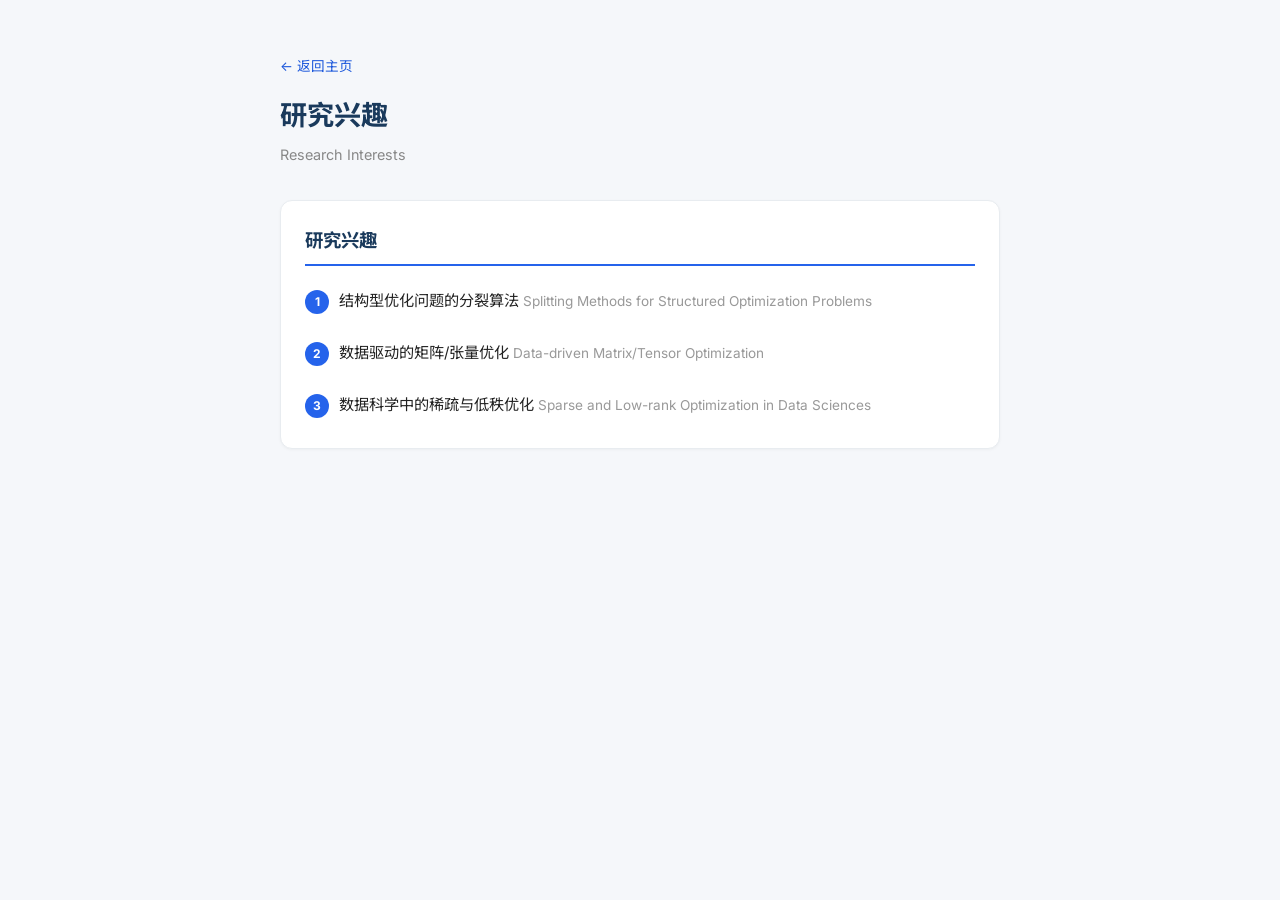
<file: research-interests.html>
<!DOCTYPE html>
<html lang="zh-CN">
<head>
    <meta charset="UTF-8">
    <meta name="viewport" content="width=device-width, initial-scale=1.0">
    <title>研究兴趣 — 何洪津</title>
    <link rel="preconnect" href="https://fonts.googleapis.com">
    <link href="https://fonts.googleapis.com/css2?family=Inter:wght@400;500;600;700&family=Noto+Sans+SC:wght@400;500;600;700&display=swap" rel="stylesheet">
    <style>
        *, *::before, *::after { box-sizing: border-box; margin: 0; padding: 0; }
        body { font-family: 'Inter', 'Noto Sans SC', -apple-system, sans-serif; color: #222; background: #f5f7fa; line-height: 1.7; }
        a { color: #1a56db; text-decoration: none; }
        a:hover { text-decoration: underline; }
        .page { max-width: 760px; margin: 0 auto; padding: 24px 20px 80px; }

        header { padding: 28px 0 8px; }
        .back-link { font-size: 0.85rem; color: #1a56db; }
        header h1 { font-size: 1.7rem; font-weight: 700; color: #1a3a5c; margin-top: 14px; }
        header .sub { font-size: 0.9rem; color: #888; margin-top: 4px; }

        .block { background: #fff; border: 1px solid #e8ecf0; border-radius: 12px; padding: 24px; margin-top: 24px; box-shadow: 0 1px 3px rgba(0,0,0,0.04); }
        .block-title { font-size: 1.15rem; font-weight: 700; color: #1a3a5c; margin-bottom: 16px; padding-bottom: 8px; border-bottom: 2px solid #2563eb; }

        .interest-tags { display: flex; flex-direction: column; gap: 14px; }
        .tag-item { padding: 6px 0; font-size: 0.95rem; line-height: 1.7; }
        .tag-num {
            display: inline-block; width: 24px; height: 24px; line-height: 24px;
            text-align: center; background: #2563eb; color: #fff;
            border-radius: 50%; font-size: 0.75rem; font-weight: 700; margin-right: 10px;
        }
        .tag-en { color: #999; font-size: 0.85rem; }
    </style>
</head>
<body>
<div class="page">
    <header>
        <a class="back-link" href="index.html#cn-research-portal">← 返回主页</a>
        <h1>研究兴趣</h1>
        <p class="sub">Research Interests</p>
    </header>

    <section class="block">
        <h2 class="block-title">研究兴趣</h2>
        <div class="interest-tags">
            <div class="tag-item"><span class="tag-num">1</span>结构型优化问题的分裂算法 <span class="tag-en">Splitting Methods for Structured Optimization Problems</span></div>
            <div class="tag-item"><span class="tag-num">2</span>数据驱动的矩阵/张量优化 <span class="tag-en">Data-driven Matrix/Tensor Optimization</span></div>
            <div class="tag-item"><span class="tag-num">3</span>数据科学中的稀疏与低秩优化 <span class="tag-en">Sparse and Low-rank Optimization in Data Sciences</span></div>
        </div>
    </section>
</div>
</body>
</html>
</file>
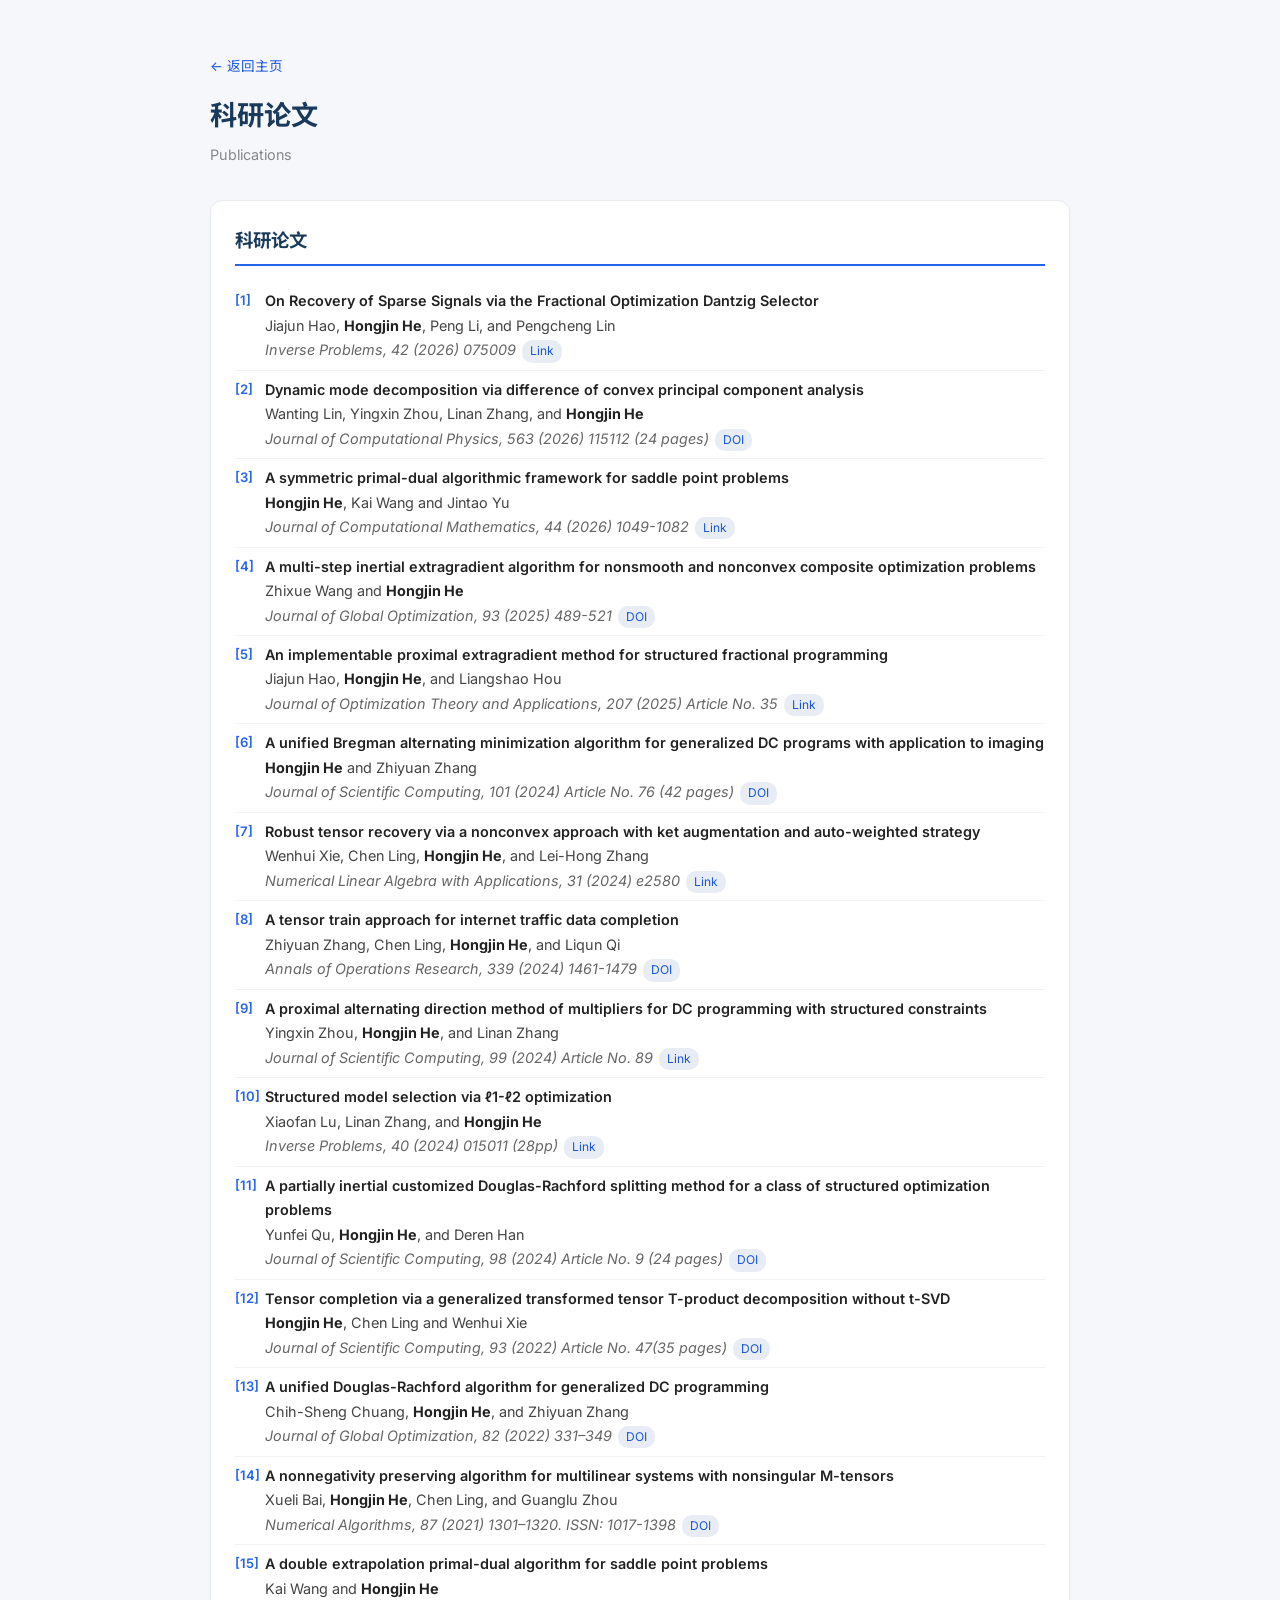
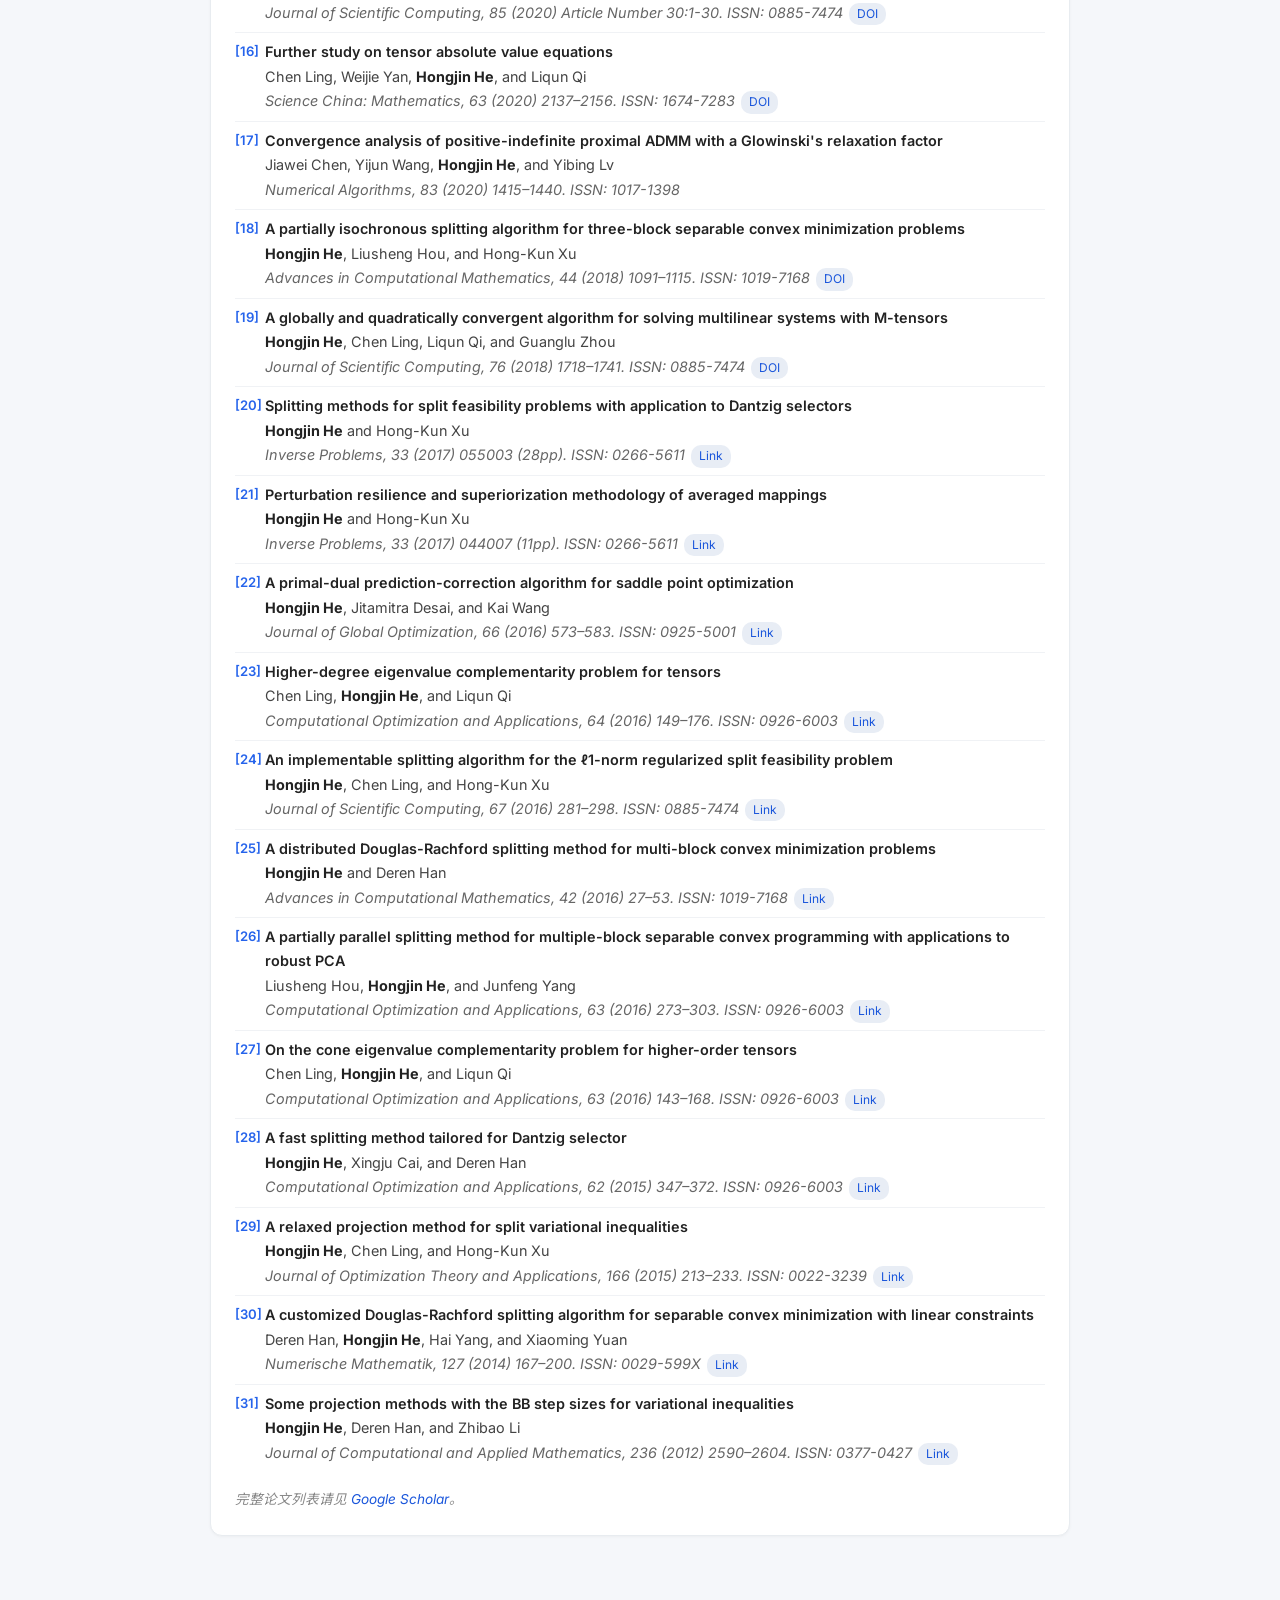
<file: research-papers.html>
<!DOCTYPE html>
<html lang="zh-CN">
<head>
    <meta charset="UTF-8">
    <meta name="viewport" content="width=device-width, initial-scale=1.0">
    <title>科研论文 — 何洪津</title>
    <link rel="preconnect" href="https://fonts.googleapis.com">
    <link href="https://fonts.googleapis.com/css2?family=Inter:wght@400;500;600;700&family=Noto+Sans+SC:wght@400;500;600;700&display=swap" rel="stylesheet">
    <style>
        *, *::before, *::after { box-sizing: border-box; margin: 0; padding: 0; }
        body { font-family: 'Inter', 'Noto Sans SC', -apple-system, sans-serif; color: #222; background: #f5f7fa; line-height: 1.7; }
        a { color: #1a56db; text-decoration: none; }
        a:hover { text-decoration: underline; }
        .page { max-width: 900px; margin: 0 auto; padding: 24px 20px 80px; }

        header { padding: 28px 0 8px; }
        .back-link { font-size: 0.85rem; color: #1a56db; }
        header h1 { font-size: 1.7rem; font-weight: 700; color: #1a3a5c; margin-top: 14px; }
        header .sub { font-size: 0.9rem; color: #888; margin-top: 4px; }

        .block { background: #fff; border: 1px solid #e8ecf0; border-radius: 12px; padding: 24px; margin-top: 24px; box-shadow: 0 1px 3px rgba(0,0,0,0.04); }
        .block-title { font-size: 1.15rem; font-weight: 700; color: #1a3a5c; margin-bottom: 16px; padding-bottom: 8px; border-bottom: 2px solid #2563eb; }

        .pub-list { list-style: none; counter-reset: pub-counter; }
        .pub-list li { counter-increment: pub-counter; padding: 7px 0 7px 30px; position: relative; font-size: 0.9rem; line-height: 1.7; border-bottom: 1px solid #f0f2f5; }
        .pub-list li:last-child { border-bottom: none; }
        .pub-list li::before { content: "[" counter(pub-counter) "]"; position: absolute; left: 0; color: #2563eb; font-weight: 600; font-size: 0.82rem; }
        .pub-title { font-weight: 600; }
        .pub-authors { color: #444; }
        .pub-authors b { color: #222; font-weight: 700; }
        .pub-journal { color: #666; font-style: italic; }
        .pub-links { display: inline-flex; gap: 6px; margin-left: 6px; }
        .pub-links a { font-size: 0.75rem; background: #e8edf5; padding: 1px 8px; border-radius: 10px; color: #1a56db; }
        .pub-links a:hover { background: #d0ddf0; text-decoration: none; }

        @media (max-width: 700px) {
            .pub-list li { padding-left: 26px; font-size: 0.86rem; }
        }
    </style>
</head>
<body>
<div class="page">
    <header>
        <a class="back-link" href="index.html#cn-research-portal">← 返回主页</a>
        <h1>科研论文</h1>
        <p class="sub">Publications</p>
    </header>

    <section class="block">
        <h2 class="block-title">科研论文</h2>
        <ol class="pub-list" id="pub-list"></ol>
        <p style="margin-top:16px;font-size:0.85rem;color:#888;"><em>完整论文列表请见 <a href="https://scholar.google.com/citations?user=hehj2003" target="_blank">Google Scholar</a>。</em></p>
    </section>
</div>

<script src="site-data.js"></script>
<script>
(function () {
    var pubs = window.PUBLICATIONS || [];
    document.getElementById('pub-list').innerHTML = pubs.map(function (p) {
        var authors = (p.authors || '').replace(/Hongjin He/g, '<b>Hongjin He</b>');
        var links = (p.links || []).map(function (l) {
            return '<a href="' + l.url + '" target="_blank">' + l.text + '</a>';
        }).join(' ');
        return '<li>' +
            '<span class="pub-title">' + p.title + '</span><br>' +
            '<span class="pub-authors">' + authors + '</span><br>' +
            '<span class="pub-journal">' + p.journal + '</span>' +
            (links ? '<span class="pub-links">' + links + '</span>' : '') +
            '</li>';
    }).join('');
})();
</script>
</body>
</html>
</file>
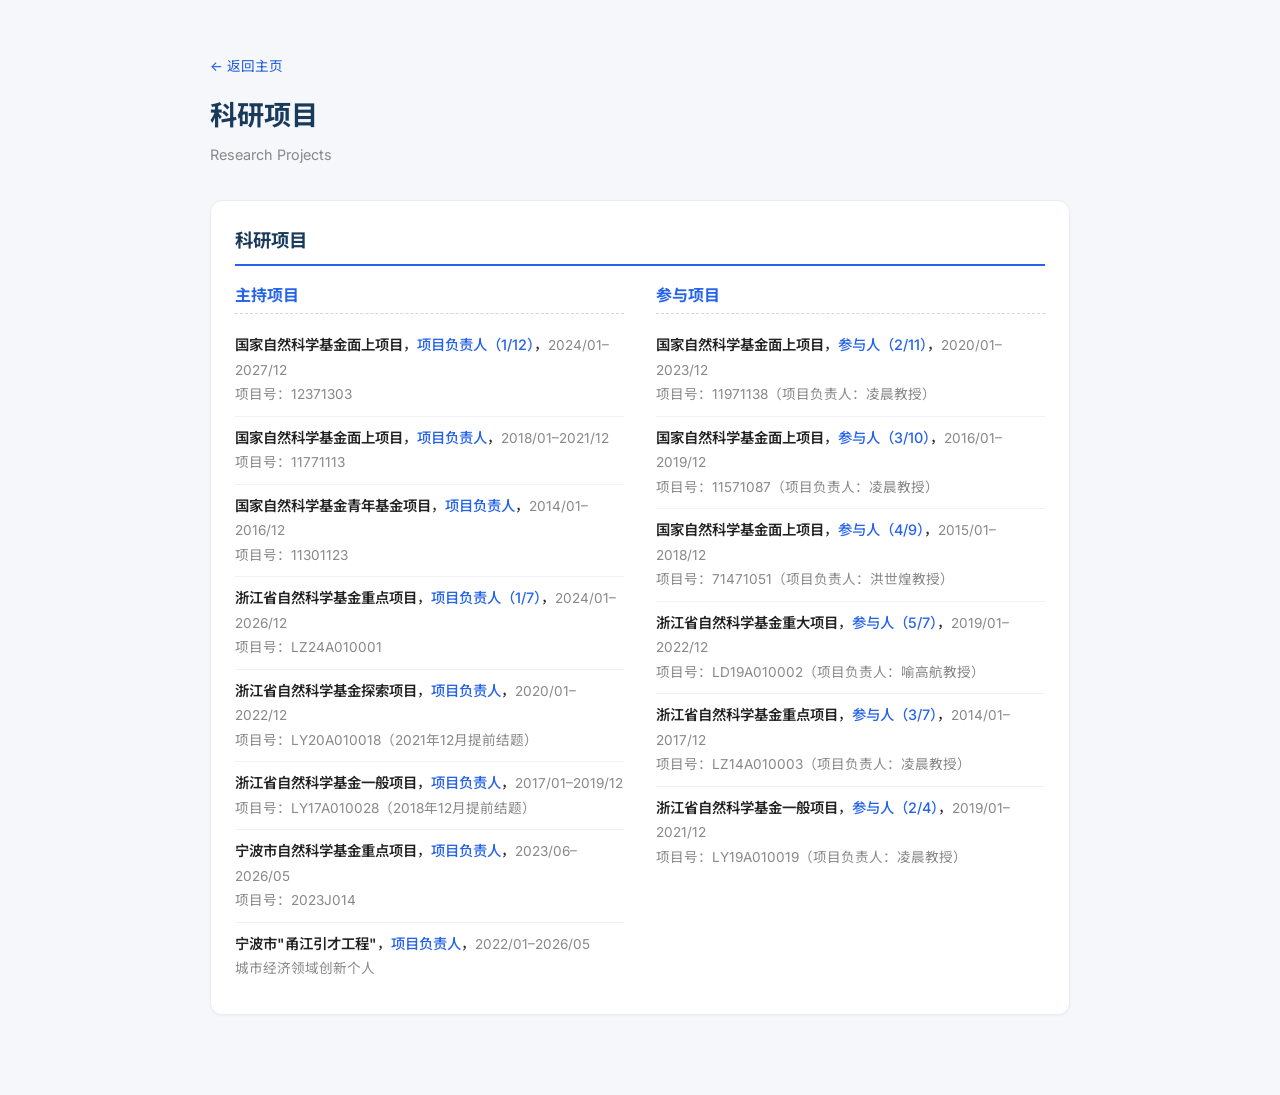
<file: research-projects.html>
<!DOCTYPE html>
<html lang="zh-CN">
<head>
    <meta charset="UTF-8">
    <meta name="viewport" content="width=device-width, initial-scale=1.0">
    <title>科研项目 — 何洪津</title>
    <link rel="preconnect" href="https://fonts.googleapis.com">
    <link href="https://fonts.googleapis.com/css2?family=Inter:wght@400;500;600;700&family=Noto+Sans+SC:wght@400;500;600;700&display=swap" rel="stylesheet">
    <style>
        *, *::before, *::after { box-sizing: border-box; margin: 0; padding: 0; }
        body { font-family: 'Inter', 'Noto Sans SC', -apple-system, sans-serif; color: #222; background: #f5f7fa; line-height: 1.7; }
        a { color: #1a56db; text-decoration: none; }
        a:hover { text-decoration: underline; }
        .page { max-width: 900px; margin: 0 auto; padding: 24px 20px 80px; }

        header { padding: 28px 0 8px; }
        .back-link { font-size: 0.85rem; color: #1a56db; }
        header h1 { font-size: 1.7rem; font-weight: 700; color: #1a3a5c; margin-top: 14px; }
        header .sub { font-size: 0.9rem; color: #888; margin-top: 4px; }

        .block { background: #fff; border: 1px solid #e8ecf0; border-radius: 12px; padding: 24px; margin-top: 24px; box-shadow: 0 1px 3px rgba(0,0,0,0.04); }
        .block-title { font-size: 1.15rem; font-weight: 700; color: #1a3a5c; margin-bottom: 16px; padding-bottom: 8px; border-bottom: 2px solid #2563eb; }

        .project-grid { display: flex; gap: 32px; }
        .project-col { flex: 1; min-width: 0; }
        .project-sub { font-size: 1rem; font-weight: 700; color: #2563eb; margin-bottom: 10px; padding-bottom: 4px; border-bottom: 1px dashed #d0d7e2; }
        .grant-list { list-style: none; }
        .grant-list li { padding: 9px 0; border-bottom: 1px solid #eef1f5; font-size: 0.9rem; line-height: 1.7; }
        .grant-list li:last-child { border-bottom: none; }
        .grant-source { font-weight: 600; }
        .grant-role { color: #2563eb; font-weight: 500; }
        .grant-date { color: #888; font-size: 0.85rem; }
        .grant-num { color: #888; font-size: 0.85rem; }

        @media (max-width: 700px) {
            .project-grid { flex-direction: column; gap: 20px; }
        }
    </style>
</head>
<body>
<div class="page">
    <header>
        <a class="back-link" href="index.html#cn-research-portal">← 返回主页</a>
        <h1>科研项目</h1>
        <p class="sub">Research Projects</p>
    </header>

    <section class="block">
        <h2 class="block-title">科研项目</h2>
        <div class="project-grid">
            <div class="project-col">
                <h3 class="project-sub">主持项目</h3>
                <ul class="grant-list" id="grant-led"></ul>
            </div>
            <div class="project-col">
                <h3 class="project-sub">参与项目</h3>
                <ul class="grant-list" id="grant-participated"></ul>
            </div>
        </div>
    </section>
</div>

<script src="site-data.js"></script>
<script>
(function () {
    function grantHtml(g) {
        return '<li>' +
            '<span class="grant-source">' + g.source + '</span>，<span class="grant-role">' + g.role + '</span>，<span class="grant-date">' + g.date + '</span><br>' +
            '<span class="grant-num">' + g.num + '</span>' +
            '</li>';
    }
    var proj = window.PROJECTS || {};
    document.getElementById('grant-led').innerHTML = (proj.led || []).map(grantHtml).join('');
    document.getElementById('grant-participated').innerHTML = (proj.participated || []).map(grantHtml).join('');
})();
</script>
</body>
</html>
</file>
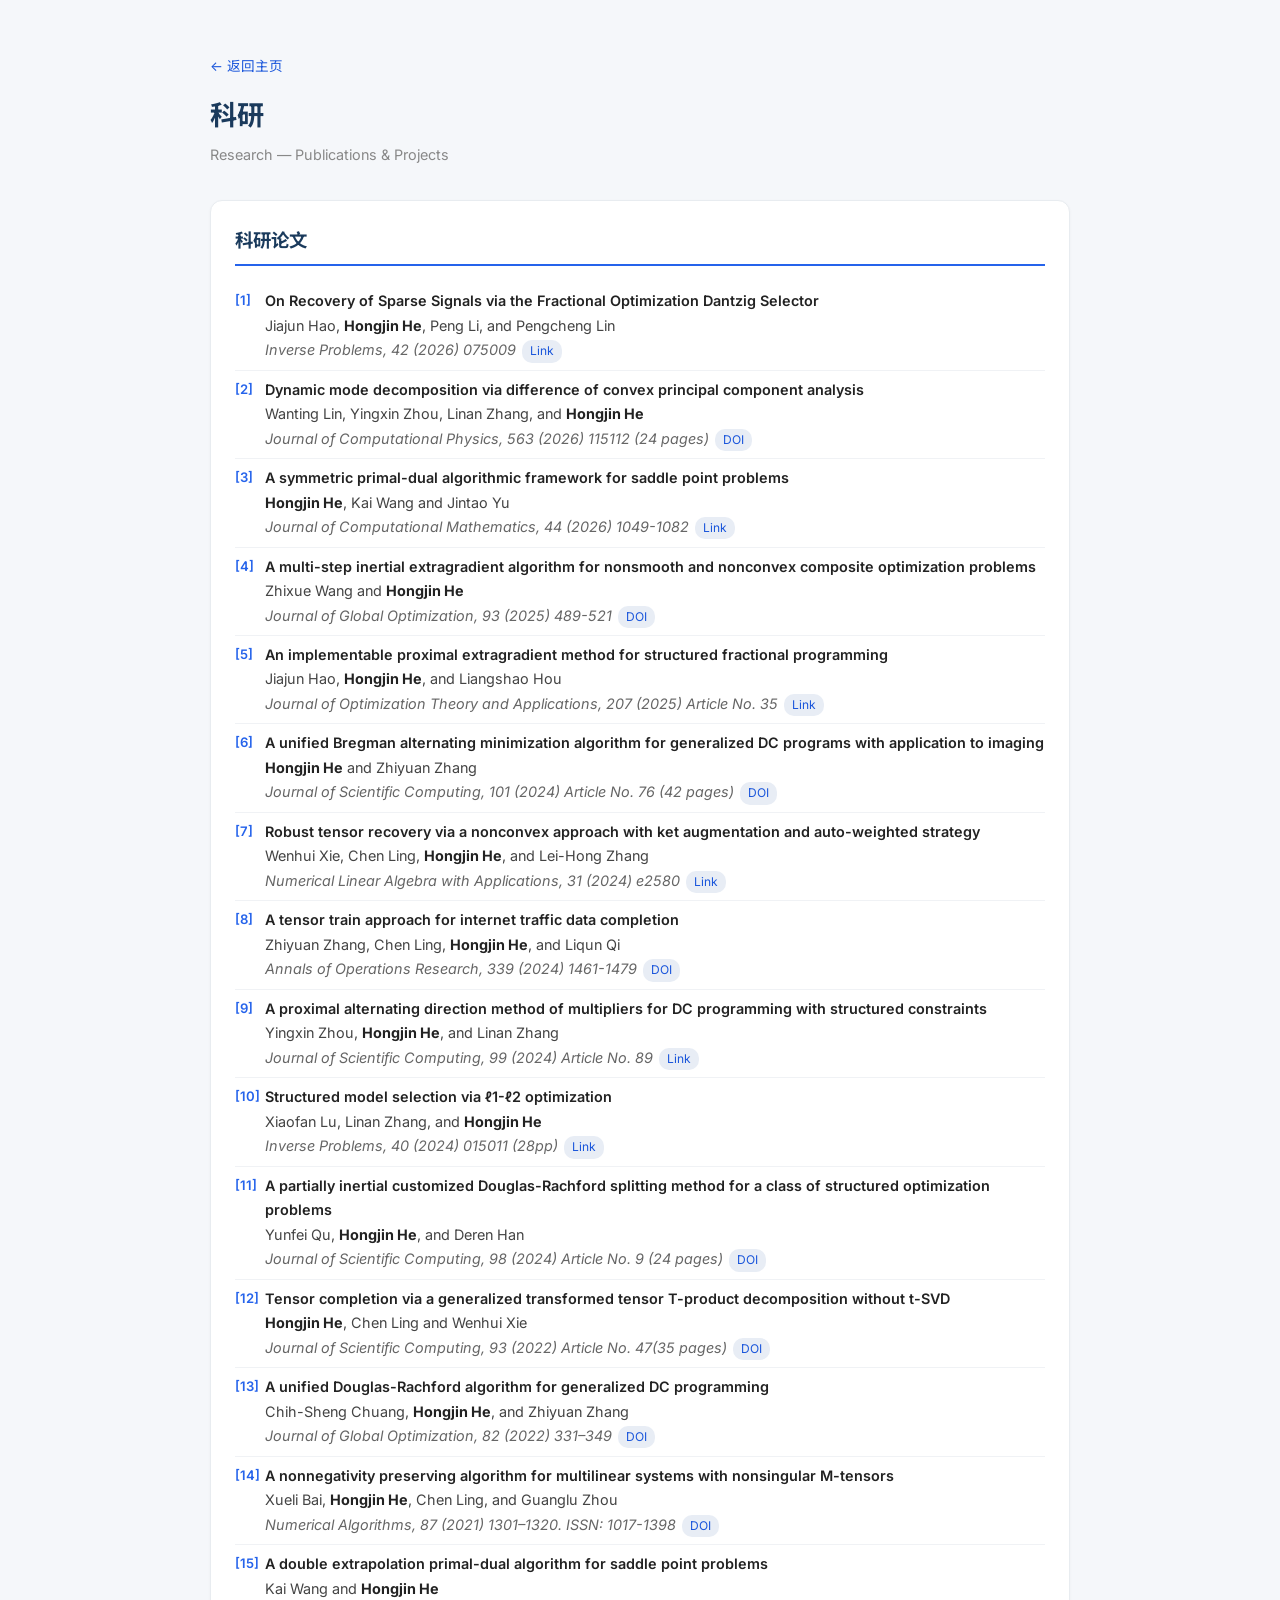
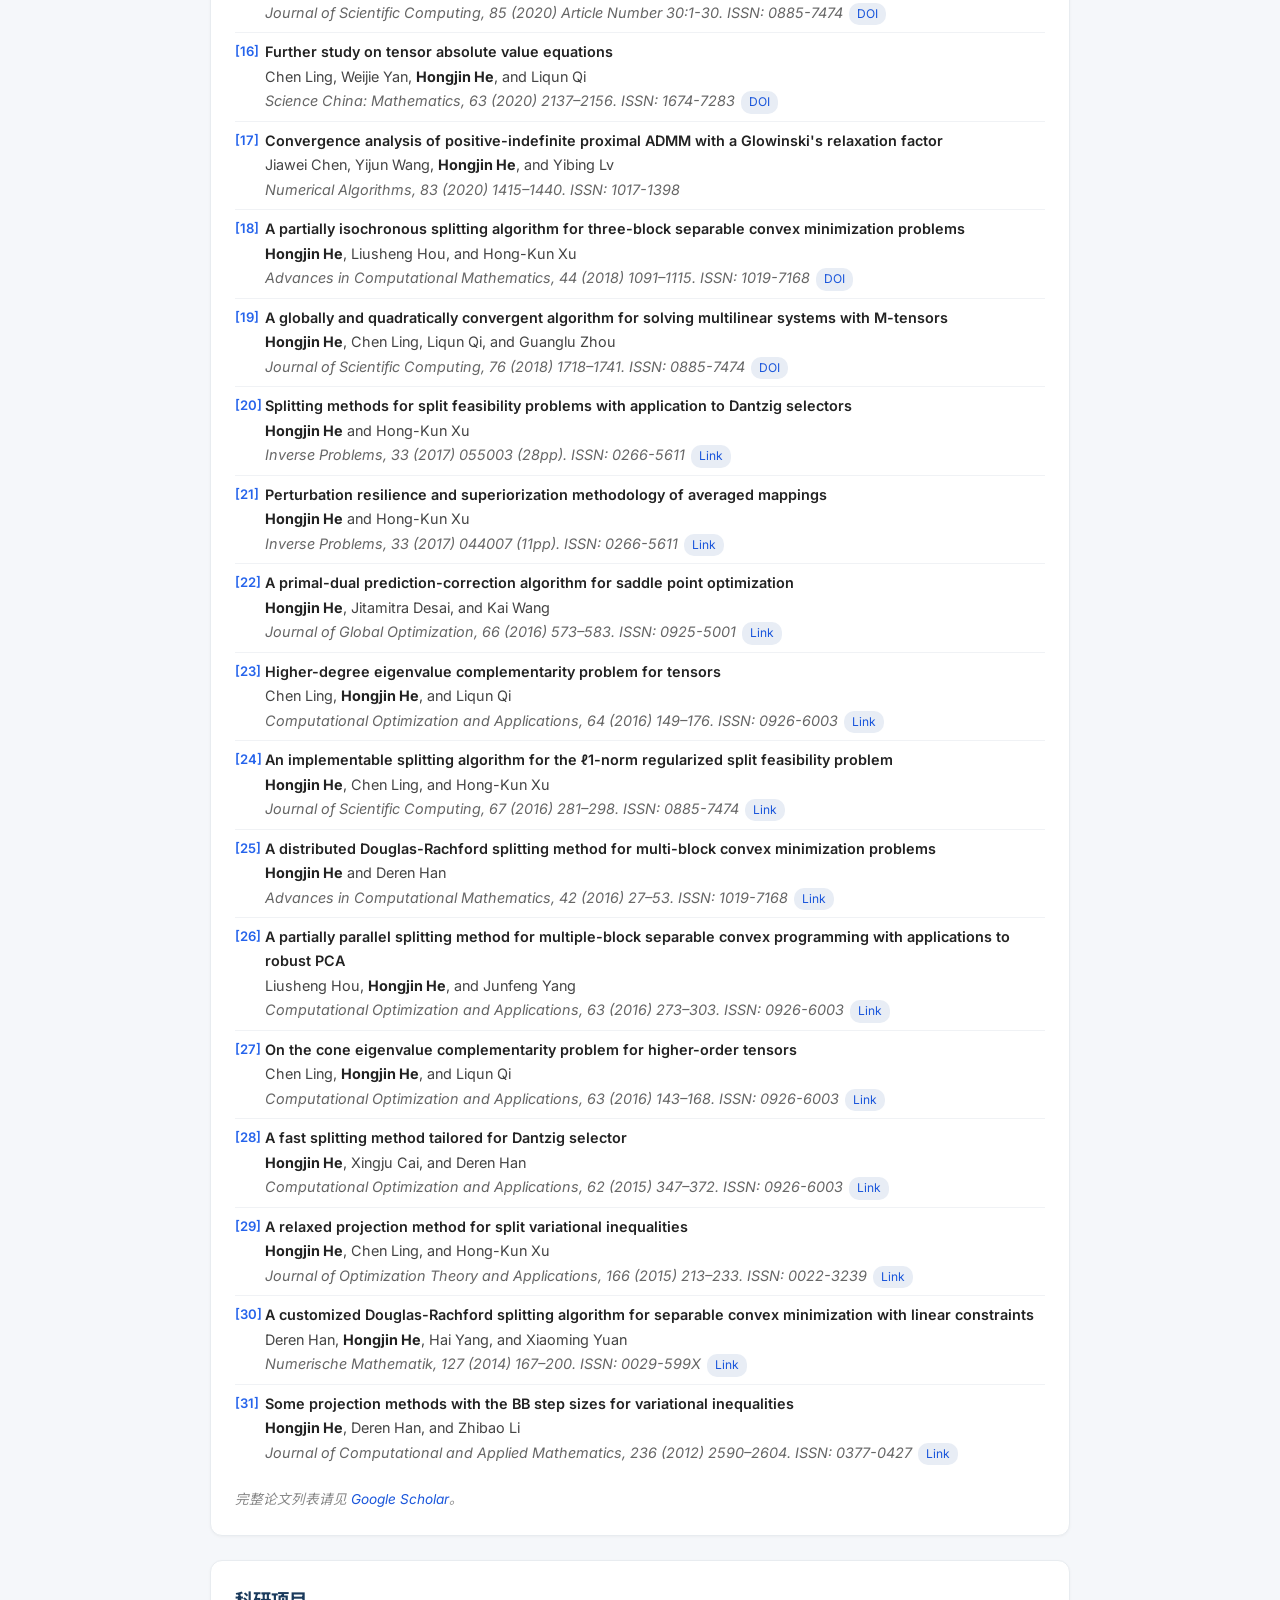
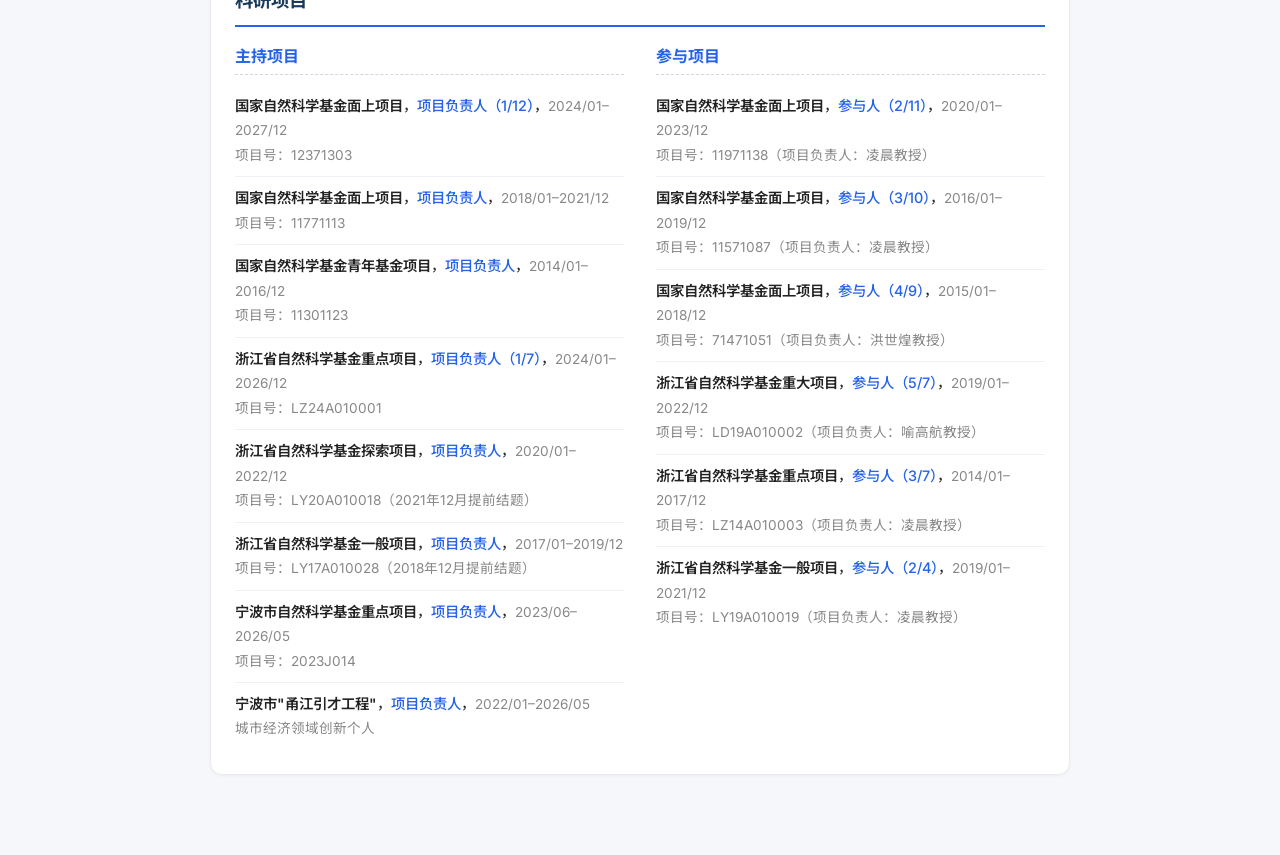
<file: research.html>
<!DOCTYPE html>
<html lang="zh-CN">
<head>
    <meta charset="UTF-8">
    <meta name="viewport" content="width=device-width, initial-scale=1.0">
    <title>科研 — 何洪津</title>
    <link rel="preconnect" href="https://fonts.googleapis.com">
    <link href="https://fonts.googleapis.com/css2?family=Inter:wght@400;500;600;700&family=Noto+Sans+SC:wght@400;500;600;700&display=swap" rel="stylesheet">
    <style>
        *, *::before, *::after { box-sizing: border-box; margin: 0; padding: 0; }
        body { font-family: 'Inter', 'Noto Sans SC', -apple-system, sans-serif; color: #222; background: #f5f7fa; line-height: 1.7; }
        a { color: #1a56db; text-decoration: none; }
        a:hover { text-decoration: underline; }
        .page { max-width: 900px; margin: 0 auto; padding: 24px 20px 80px; }

        header { padding: 28px 0 8px; }
        .back-link { font-size: 0.85rem; color: #1a56db; }
        header h1 { font-size: 1.7rem; font-weight: 700; color: #1a3a5c; margin-top: 14px; }
        header .sub { font-size: 0.9rem; color: #888; margin-top: 4px; }

        .block { background: #fff; border: 1px solid #e8ecf0; border-radius: 12px; padding: 24px; margin-top: 24px; box-shadow: 0 1px 3px rgba(0,0,0,0.04); }
        .block-title { font-size: 1.15rem; font-weight: 700; color: #1a3a5c; margin-bottom: 16px; padding-bottom: 8px; border-bottom: 2px solid #2563eb; }

        /* 论文列表 */
        .pub-list { list-style: none; counter-reset: pub-counter; }
        .pub-list li { counter-increment: pub-counter; padding: 7px 0 7px 30px; position: relative; font-size: 0.9rem; line-height: 1.7; border-bottom: 1px solid #f0f2f5; }
        .pub-list li:last-child { border-bottom: none; }
        .pub-list li::before { content: "[" counter(pub-counter) "]"; position: absolute; left: 0; color: #2563eb; font-weight: 600; font-size: 0.82rem; }
        .pub-title { font-weight: 600; }
        .pub-authors { color: #444; }
        .pub-authors b { color: #222; font-weight: 700; }
        .pub-journal { color: #666; font-style: italic; }
        .pub-links { display: inline-flex; gap: 6px; margin-left: 6px; }
        .pub-links a { font-size: 0.75rem; background: #e8edf5; padding: 1px 8px; border-radius: 10px; color: #1a56db; }
        .pub-links a:hover { background: #d0ddf0; text-decoration: none; }

        /* 项目列表 */
        .project-grid { display: flex; gap: 32px; }
        .project-col { flex: 1; min-width: 0; }
        .project-sub { font-size: 1rem; font-weight: 700; color: #2563eb; margin-bottom: 10px; padding-bottom: 4px; border-bottom: 1px dashed #d0d7e2; }
        .grant-list { list-style: none; }
        .grant-list li { padding: 9px 0; border-bottom: 1px solid #eef1f5; font-size: 0.9rem; line-height: 1.7; }
        .grant-list li:last-child { border-bottom: none; }
        .grant-source { font-weight: 600; }
        .grant-role { color: #2563eb; font-weight: 500; }
        .grant-date { color: #888; font-size: 0.85rem; }
        .grant-num { color: #888; font-size: 0.85rem; }

        @media (max-width: 700px) {
            .project-grid { flex-direction: column; gap: 20px; }
            .pub-list li { padding-left: 26px; font-size: 0.86rem; }
        }
    </style>
</head>
<body>
<div class="page">
    <header>
        <a class="back-link" href="index.html#cn-research-portal">← 返回主页</a>
        <h1>科研</h1>
        <p class="sub">Research — Publications &amp; Projects</p>
    </header>

    <section class="block">
        <h2 class="block-title">科研论文</h2>
        <ol class="pub-list" id="pub-list"></ol>
        <p style="margin-top:16px;font-size:0.85rem;color:#888;"><em>完整论文列表请见 <a href="https://scholar.google.com/citations?user=hehj2003" target="_blank">Google Scholar</a>。</em></p>
    </section>

    <section class="block">
        <h2 class="block-title">科研项目</h2>
        <div class="project-grid">
            <div class="project-col">
                <h3 class="project-sub">主持项目</h3>
                <ul class="grant-list" id="grant-led"></ul>
            </div>
            <div class="project-col">
                <h3 class="project-sub">参与项目</h3>
                <ul class="grant-list" id="grant-participated"></ul>
            </div>
        </div>
    </section>
</div>

<script src="site-data.js"></script>
<script>
(function () {
    var pubs = window.PUBLICATIONS || [];
    document.getElementById('pub-list').innerHTML = pubs.map(function (p) {
        var authors = (p.authors || '').replace(/Hongjin He/g, '<b>Hongjin He</b>');
        var links = (p.links || []).map(function (l) {
            return '<a href="' + l.url + '" target="_blank">' + l.text + '</a>';
        }).join(' ');
        return '<li>' +
            '<span class="pub-title">' + p.title + '</span><br>' +
            '<span class="pub-authors">' + authors + '</span><br>' +
            '<span class="pub-journal">' + p.journal + '</span>' +
            (links ? '<span class="pub-links">' + links + '</span>' : '') +
            '</li>';
    }).join('');

    function grantHtml(g) {
        return '<li>' +
            '<span class="grant-source">' + g.source + '</span>，<span class="grant-role">' + g.role + '</span>，<span class="grant-date">' + g.date + '</span><br>' +
            '<span class="grant-num">' + g.num + '</span>' +
            '</li>';
    }
    var proj = window.PROJECTS || {};
    document.getElementById('grant-led').innerHTML = (proj.led || []).map(grantHtml).join('');
    document.getElementById('grant-participated').innerHTML = (proj.participated || []).map(grantHtml).join('');
})();
</script>
</body>
</html>
</file>
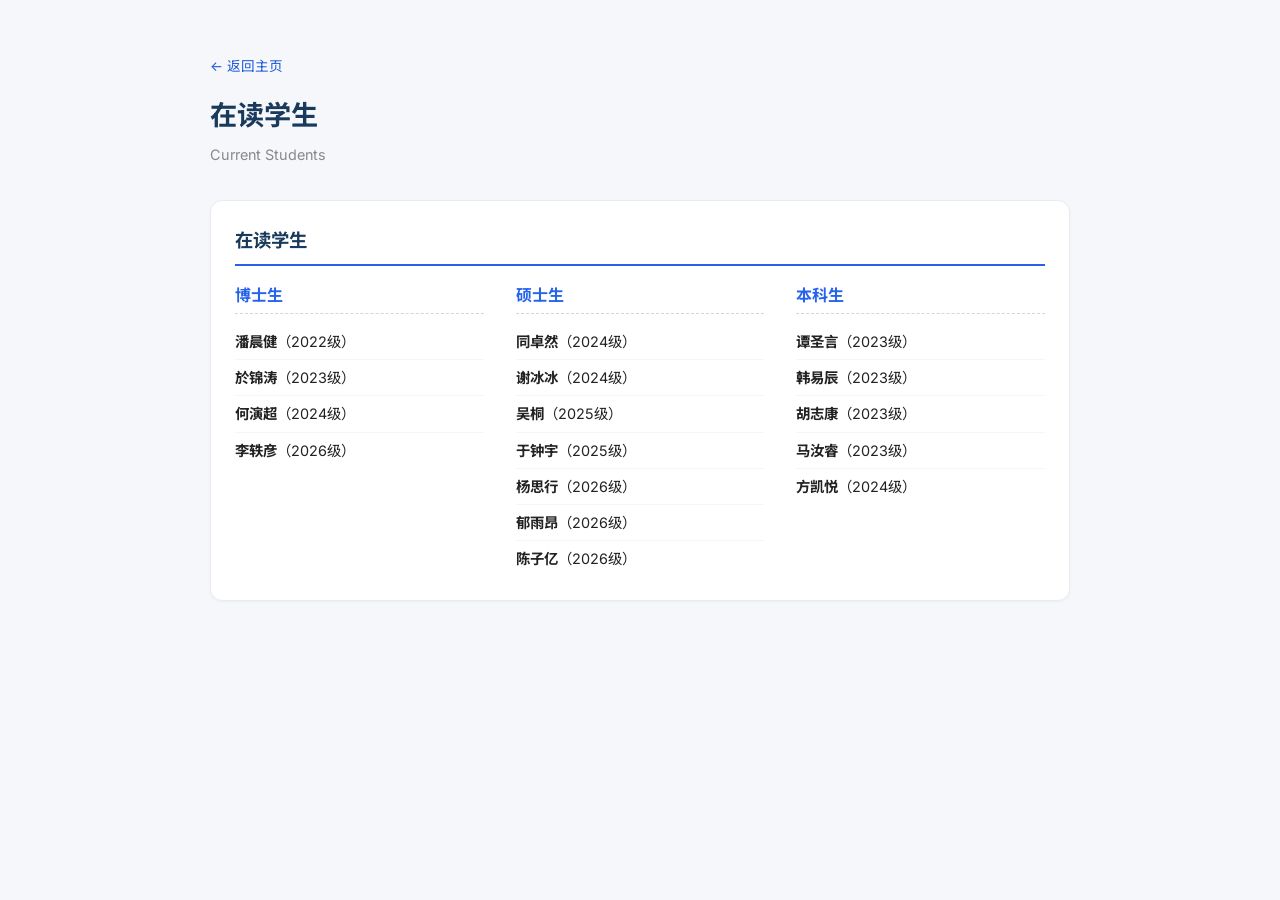
<file: students-current.html>
<!DOCTYPE html>
<html lang="zh-CN">
<head>
    <meta charset="UTF-8">
    <meta name="viewport" content="width=device-width, initial-scale=1.0">
    <title>在读学生 — 何洪津</title>
    <link rel="preconnect" href="https://fonts.googleapis.com">
    <link href="https://fonts.googleapis.com/css2?family=Inter:wght@400;500;600;700&family=Noto+Sans+SC:wght@400;500;600;700&display=swap" rel="stylesheet">
    <style>
        *, *::before, *::after { box-sizing: border-box; margin: 0; padding: 0; }
        body { font-family: 'Inter', 'Noto Sans SC', -apple-system, sans-serif; color: #222; background: #f5f7fa; line-height: 1.7; }
        a { color: #1a56db; text-decoration: none; }
        a:hover { text-decoration: underline; }
        .page { max-width: 900px; margin: 0 auto; padding: 24px 20px 80px; }

        header { padding: 28px 0 8px; }
        .back-link { font-size: 0.85rem; color: #1a56db; }
        header h1 { font-size: 1.7rem; font-weight: 700; color: #1a3a5c; margin-top: 14px; }
        header .sub { font-size: 0.9rem; color: #888; margin-top: 4px; }

        .block { background: #fff; border: 1px solid #e8ecf0; border-radius: 12px; padding: 24px; margin-top: 24px; box-shadow: 0 1px 3px rgba(0,0,0,0.04); }
        .block-title { font-size: 1.15rem; font-weight: 700; color: #1a3a5c; margin-bottom: 16px; padding-bottom: 8px; border-bottom: 2px solid #2563eb; }

        .student-grid { display: flex; gap: 32px; }
        .student-col { flex: 1; min-width: 0; }
        .student-col h4 { font-size: 1rem; font-weight: 700; color: #2563eb; margin-bottom: 10px; padding-bottom: 4px; border-bottom: 1px dashed #d0d7e2; }
        .student-col ul { list-style: none; }
        .student-col li { padding: 6px 0; font-size: 0.9rem; line-height: 1.6; border-bottom: 1px solid #f3f5f8; }
        .student-col li:last-child { border-bottom: none; }
        .student-empty { color: #bbb; font-style: normal; }

        @media (max-width: 700px) {
            .student-grid { flex-direction: column; gap: 20px; }
        }
    </style>
</head>
<body>
<div class="page">
    <header>
        <a class="back-link" href="index.html#cn-students">← 返回主页</a>
        <h1>在读学生</h1>
        <p class="sub">Current Students</p>
    </header>

    <section class="block">
        <h2 class="block-title">在读学生</h2>
        <div class="student-grid">
            <div class="student-col">
                <h4>博士生</h4>
                <ul id="s-phd"></ul>
            </div>
            <div class="student-col">
                <h4>硕士生</h4>
                <ul id="s-master"></ul>
            </div>
            <div class="student-col">
                <h4>本科生</h4>
                <ul id="s-undergrad"></ul>
            </div>
        </div>
    </section>
</div>

<script src="site-data.js"></script>
<script>
(function () {
    var d = window.STUDENT_DATA && window.STUDENT_DATA.current;
    function renderList(items) {
        if (!items || !items.length) return '<li><em class="student-empty">暂无</em></li>';
        return items.map(function (s) {
            return '<li><strong>' + s.name + '</strong>（' + s.year + '）</li>';
        }).join('');
    }
    document.getElementById('s-phd').innerHTML = renderList(d && d.phd);
    document.getElementById('s-master').innerHTML = renderList(d && d.master);
    document.getElementById('s-undergrad').innerHTML = renderList(d && d.undergrad);
})();
</script>
</body>
</html>
</file>
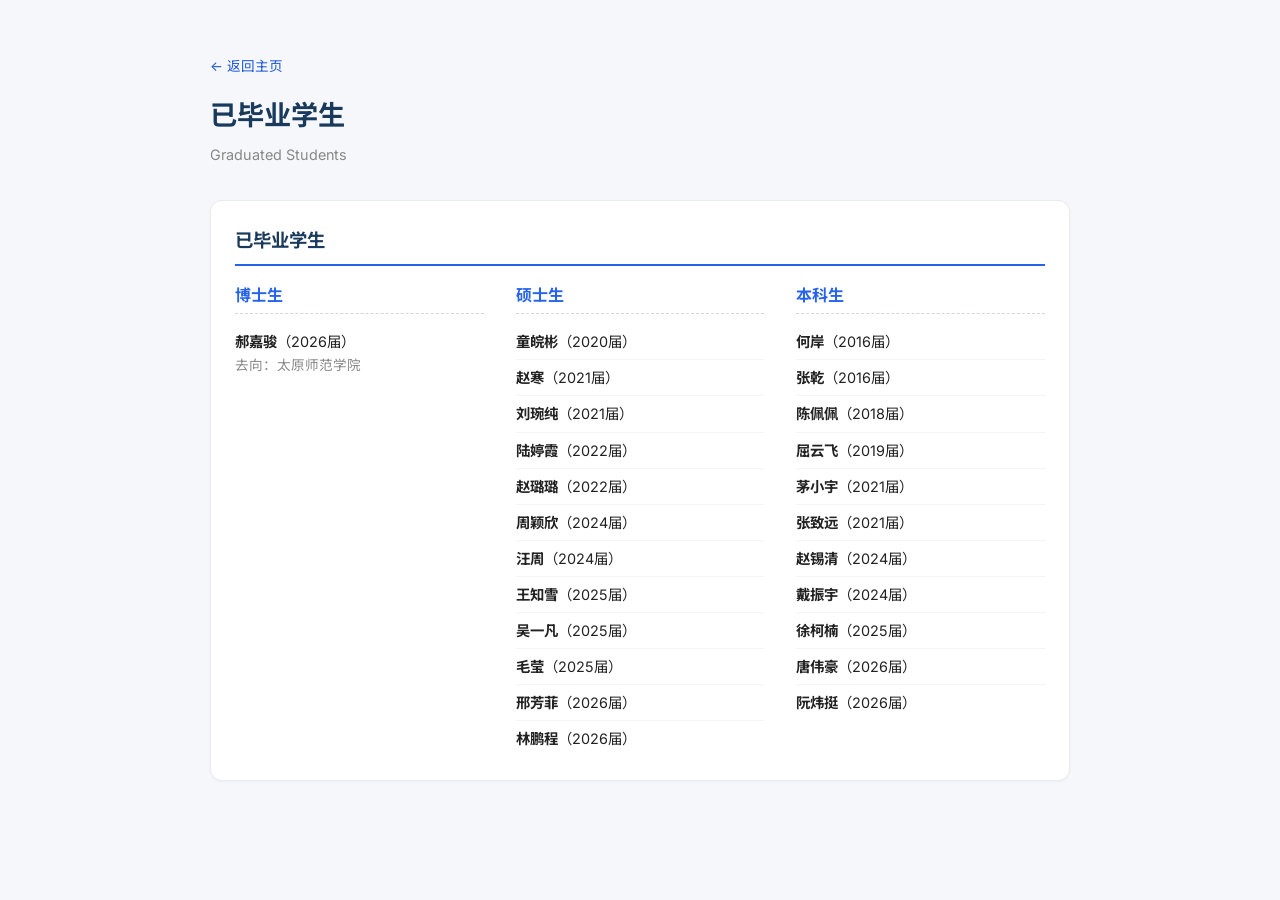
<file: students-graduated.html>
<!DOCTYPE html>
<html lang="zh-CN">
<head>
    <meta charset="UTF-8">
    <meta name="viewport" content="width=device-width, initial-scale=1.0">
    <title>已毕业学生 — 何洪津</title>
    <link rel="preconnect" href="https://fonts.googleapis.com">
    <link href="https://fonts.googleapis.com/css2?family=Inter:wght@400;500;600;700&family=Noto+Sans+SC:wght@400;500;600;700&display=swap" rel="stylesheet">
    <style>
        *, *::before, *::after { box-sizing: border-box; margin: 0; padding: 0; }
        body { font-family: 'Inter', 'Noto Sans SC', -apple-system, sans-serif; color: #222; background: #f5f7fa; line-height: 1.7; }
        a { color: #1a56db; text-decoration: none; }
        a:hover { text-decoration: underline; }
        .page { max-width: 900px; margin: 0 auto; padding: 24px 20px 80px; }

        header { padding: 28px 0 8px; }
        .back-link { font-size: 0.85rem; color: #1a56db; }
        header h1 { font-size: 1.7rem; font-weight: 700; color: #1a3a5c; margin-top: 14px; }
        header .sub { font-size: 0.9rem; color: #888; margin-top: 4px; }

        .block { background: #fff; border: 1px solid #e8ecf0; border-radius: 12px; padding: 24px; margin-top: 24px; box-shadow: 0 1px 3px rgba(0,0,0,0.04); }
        .block-title { font-size: 1.15rem; font-weight: 700; color: #1a3a5c; margin-bottom: 16px; padding-bottom: 8px; border-bottom: 2px solid #2563eb; }

        .student-grid { display: flex; gap: 32px; }
        .student-col { flex: 1; min-width: 0; }
        .student-col h4 { font-size: 1rem; font-weight: 700; color: #2563eb; margin-bottom: 10px; padding-bottom: 4px; border-bottom: 1px dashed #d0d7e2; }
        .student-col ul { list-style: none; }
        .student-col li { padding: 6px 0; font-size: 0.9rem; line-height: 1.6; border-bottom: 1px solid #f3f5f8; }
        .student-col li:last-child { border-bottom: none; }
        .student-dest { color: #888; font-size: 0.85rem; }
        .student-empty { color: #bbb; font-style: normal; }

        @media (max-width: 700px) {
            .student-grid { flex-direction: column; gap: 20px; }
        }
    </style>
</head>
<body>
<div class="page">
    <header>
        <a class="back-link" href="index.html#cn-students">← 返回主页</a>
        <h1>已毕业学生</h1>
        <p class="sub">Graduated Students</p>
    </header>

    <section class="block">
        <h2 class="block-title">已毕业学生</h2>
        <div class="student-grid">
            <div class="student-col">
                <h4>博士生</h4>
                <ul id="s-phd"></ul>
            </div>
            <div class="student-col">
                <h4>硕士生</h4>
                <ul id="s-master"></ul>
            </div>
            <div class="student-col">
                <h4>本科生</h4>
                <ul id="s-undergrad"></ul>
            </div>
        </div>
    </section>
</div>

<script src="site-data.js"></script>
<script>
(function () {
    var d = window.STUDENT_DATA && window.STUDENT_DATA.graduated;
    function renderList(items) {
        if (!items || !items.length) return '<li><em class="student-empty">暂无</em></li>';
        return items.map(function (s) {
            if (s.destination) {
                return '<li><strong>' + s.name + '</strong>（' + s.year + '）<br><span class="student-dest">去向：' + s.destination + '</span></li>';
            }
            return '<li><strong>' + s.name + '</strong>（' + s.year + '）</li>';
        }).join('');
    }
    document.getElementById('s-phd').innerHTML = renderList(d && d.phd);
    document.getElementById('s-master').innerHTML = renderList(d && d.master);
    document.getElementById('s-undergrad').innerHTML = renderList(d && d.undergrad);
})();
</script>
</body>
</html>
</file>
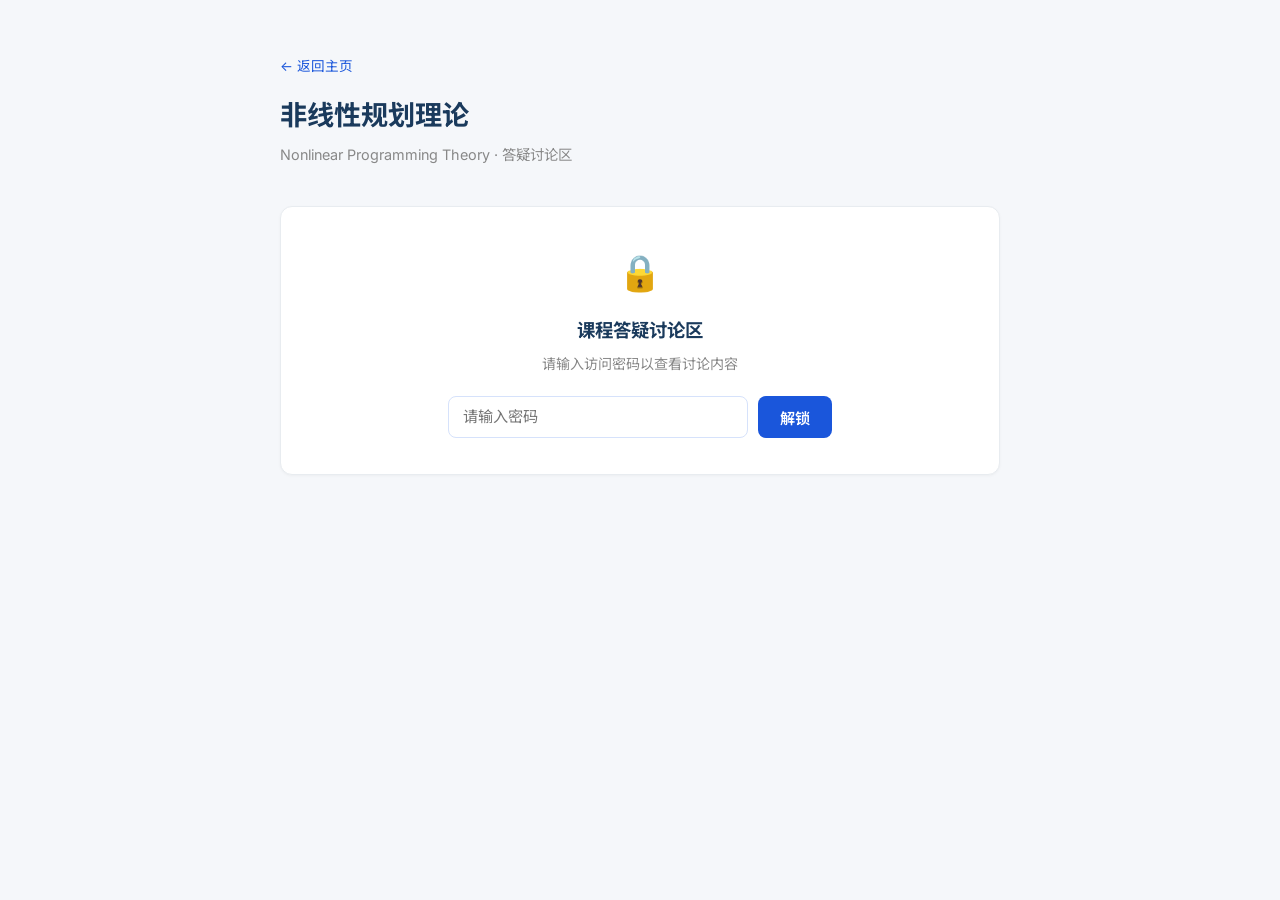
<file: courses/nonlinear-programming.html>
<!DOCTYPE html>
<html lang="zh-CN">
<head>
    <meta charset="UTF-8">
    <meta name="viewport" content="width=device-width, initial-scale=1.0">
    <title>非线性规划理论 · 答疑讨论 — 何洪津</title>
    <link rel="preconnect" href="https://fonts.googleapis.com">
    <link href="https://fonts.googleapis.com/css2?family=Inter:wght@400;500;600;700&family=Noto+Sans+SC:wght@400;500;600;700&display=swap" rel="stylesheet">
    <link rel="stylesheet" href="style.css">
</head>
<body>
<div class="page">
    <header class="course-header">
        <a class="back-link" href="../index.html#cn-teaching">← 返回主页</a>
        <h1>非线性规划理论</h1>
        <p class="course-sub">Nonlinear Programming Theory · 答疑讨论区</p>
    </header>

    <!-- 密码门 -->
    <div id="gate" class="gate">
        <div class="gate-card">
            <div class="gate-icon">🔒</div>
            <h2>课程答疑讨论区</h2>
            <p class="gate-hint">请输入访问密码以查看讨论内容</p>
            <form id="gate-form" autocomplete="off">
                <input type="password" id="gate-input" placeholder="请输入密码" />
                <button type="submit">解锁</button>
            </form>
            <p id="gate-error" class="gate-error">密码错误，请重试</p>
        </div>
    </div>

    <!-- 解锁后内容 -->
    <div id="content" class="content" hidden>
        <!-- 课件下载 -->
        <div class="materials">
            <h3>📚 课件下载</h3>
            <p class="materials-hint">课件已加密（打开密码与课程页密码相同），并添加宁波大学水印，请勿外传。</p>
            <ul class="material-list">
                <li>
                    <span class="mi-index">1</span>
                    <span class="mi-icon">📄</span>
                    <span class="mi-name">结构优化模型和优化算法</span>
                    <span class="mi-file">Lecture-1-0</span>
                    <span class="mi-meta">90 页</span>
                    <a class="mi-action" href="assets/nlp/Lecture-1-0-结构优化模型和优化算法.pdf" download>下载</a>
                </li>
                <li>
                    <span class="mi-index">2</span>
                    <span class="mi-icon">📄</span>
                    <span class="mi-name">Basic Concept</span>
                    <span class="mi-file">Lecture-1-1</span>
                    <span class="mi-meta">32 页</span>
                    <a class="mi-action" href="assets/nlp/Lecture-1-1-Basic_Concept.pdf" download>下载</a>
                </li>
                <li>
                    <span class="mi-index">3</span>
                    <span class="mi-icon">📄</span>
                    <span class="mi-name">Norm and Convex Set</span>
                    <span class="mi-file">Lecture-1-2</span>
                    <span class="mi-meta">66 页</span>
                    <a class="mi-action" href="assets/nlp/Lecture-1-2_Norm_Convex_Set.pdf" download>下载</a>
                </li>
                <li>
                    <span class="mi-index">4</span>
                    <span class="mi-icon">📄</span>
                    <span class="mi-name">Convex Function</span>
                    <span class="mi-file">Lecture-1-3</span>
                    <span class="mi-meta">63 页</span>
                    <a class="mi-action" href="assets/nlp/Lecture-1-3_Convex_Function.pdf" download>下载</a>
                </li>
                <li>
                    <span class="mi-index">5</span>
                    <span class="mi-icon">📄</span>
                    <span class="mi-name">Subgradient</span>
                    <span class="mi-file">Lecture-1-4</span>
                    <span class="mi-meta">36 页</span>
                    <a class="mi-action" href="assets/nlp/Lecture-1-4_Subgradient.pdf" download>下载</a>
                </li>
                <li>
                    <span class="mi-index">6</span>
                    <span class="mi-icon">📄</span>
                    <span class="mi-name">Optimal Condition</span>
                    <span class="mi-file">Lecture-1-5</span>
                    <span class="mi-meta">92 页</span>
                    <a class="mi-action" href="assets/nlp/Lecture-1-5-Optimal_Condition.pdf" download>下载</a>
                </li>
                <li>
                    <span class="mi-index">7</span>
                    <span class="mi-icon">📄</span>
                    <span class="mi-name">Gradient Method</span>
                    <span class="mi-file">Lecture-1-6</span>
                    <span class="mi-meta">34 页</span>
                    <a class="mi-action" href="assets/nlp/Lecture-1-6-Gradient_Method.pdf" download>下载</a>
                </li>
            </ul>
        </div>

        <!-- 答疑讨论 -->
        <div class="notice">
            <h2>💬 答疑讨论</h2>
            <p>本课程的疑问请在下方留言，我会定期回复；也可通过邮件或到办公室咨询。</p>
            <p class="contact">📧 <a href="mailto:hehongjin@nbu.edu.cn">hehongjin@nbu.edu.cn</a> · 🏫 宁波大学数学与统计学院包玉书楼306-2室</p>
        </div>
        <div id="giscus"></div>
    </div>
</div>

<script src="config.js"></script>
<script>window.QA_CONFIG.giscus.term = '非线性规划理论';</script>
<script src="gate.js"></script>
</body>
</html>
</file>
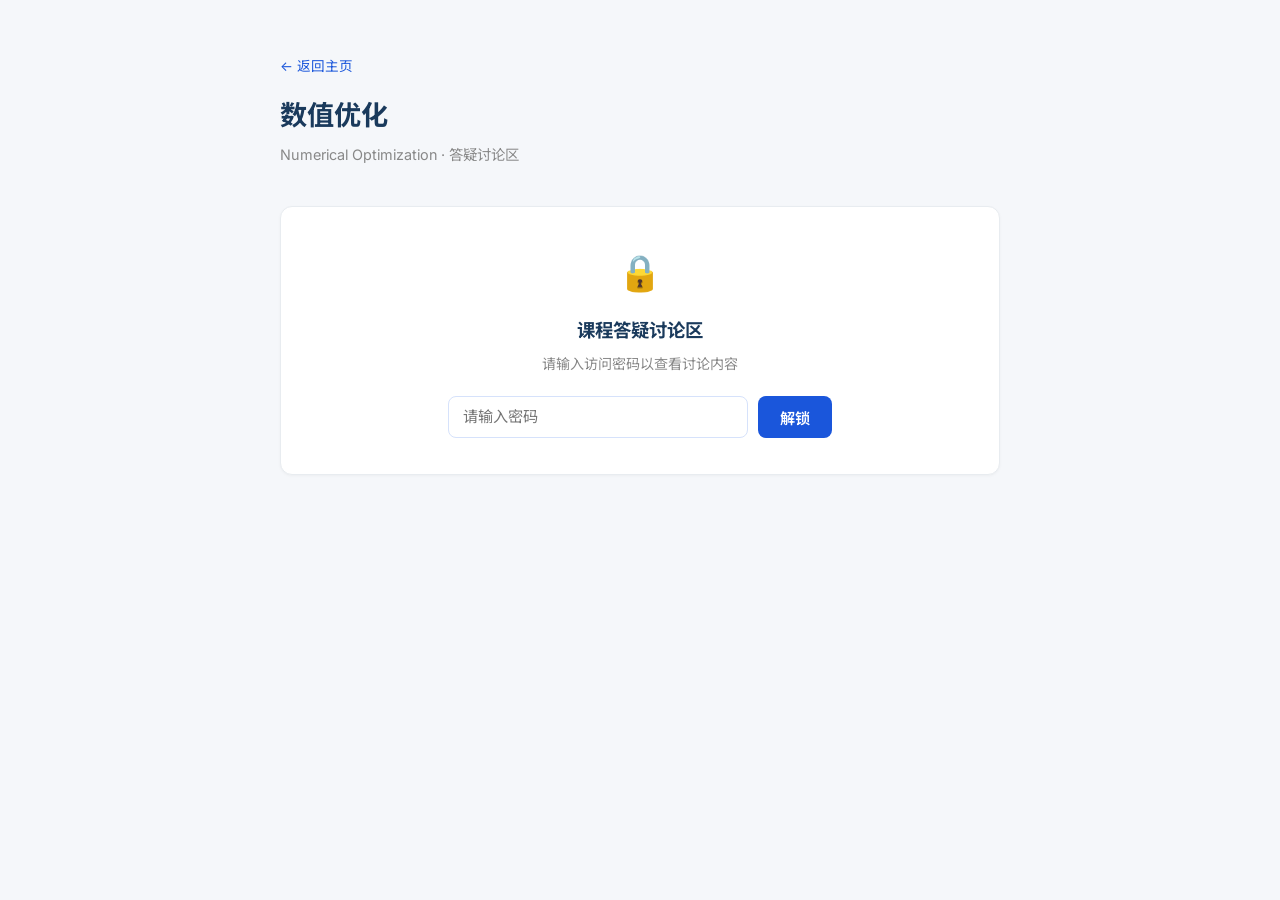
<file: courses/numerical-optimization.html>
<!DOCTYPE html>
<html lang="zh-CN">
<head>
    <meta charset="UTF-8">
    <meta name="viewport" content="width=device-width, initial-scale=1.0">
    <title>数值优化 · 答疑讨论 — 何洪津</title>
    <link rel="preconnect" href="https://fonts.googleapis.com">
    <link href="https://fonts.googleapis.com/css2?family=Inter:wght@400;500;600;700&family=Noto+Sans+SC:wght@400;500;600;700&display=swap" rel="stylesheet">
    <link rel="stylesheet" href="style.css">
</head>
<body>
<div class="page">
    <header class="course-header">
        <a class="back-link" href="../index.html#cn-teaching">← 返回主页</a>
        <h1>数值优化</h1>
        <p class="course-sub">Numerical Optimization · 答疑讨论区</p>
    </header>

    <!-- 密码门 -->
    <div id="gate" class="gate">
        <div class="gate-card">
            <div class="gate-icon">🔒</div>
            <h2>课程答疑讨论区</h2>
            <p class="gate-hint">请输入访问密码以查看讨论内容</p>
            <form id="gate-form" autocomplete="off">
                <input type="password" id="gate-input" placeholder="请输入密码" />
                <button type="submit">解锁</button>
            </form>
            <p id="gate-error" class="gate-error">密码错误，请重试</p>
        </div>
    </div>

    <!-- 解锁后内容 -->
    <div id="content" class="content" hidden>
        <div class="notice">
            <h2>💬 答疑讨论</h2>
            <p>本课程的疑问请在下方留言，我会定期回复；也可通过邮件或到办公室咨询。</p>
            <p class="contact">📧 <a href="mailto:hehongjin@nbu.edu.cn">hehongjin@nbu.edu.cn</a> · 🏫 宁波大学数学与统计学院包玉书楼306-2室</p>
        </div>
        <div id="giscus"></div>
    </div>
</div>

<script src="config.js"></script>
<script>window.QA_CONFIG.giscus.term = '数值优化';</script>
<script src="gate.js"></script>
</body>
</html>
</file>
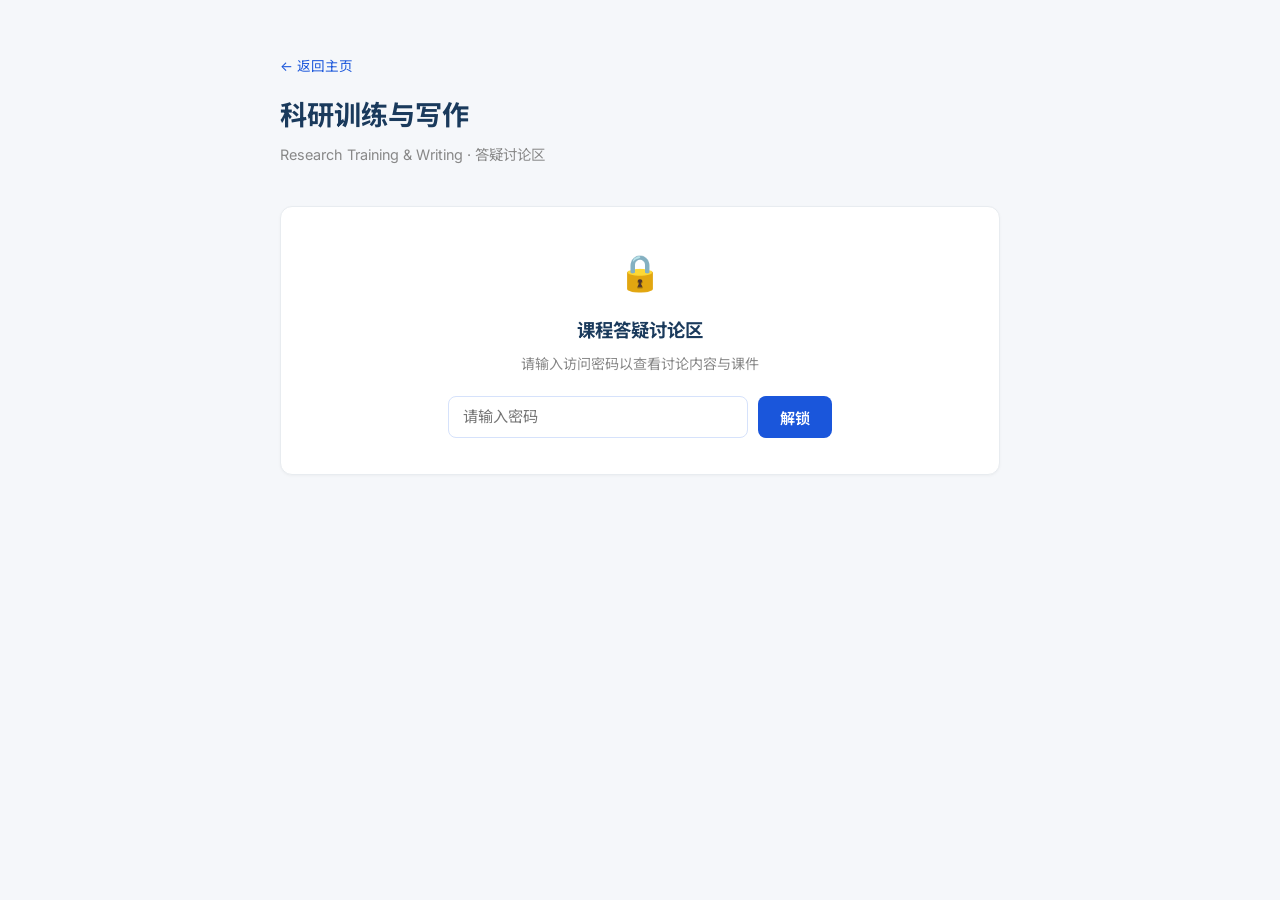
<file: courses/research-training.html>
<!DOCTYPE html>
<html lang="zh-CN">
<head>
    <meta charset="UTF-8">
    <meta name="viewport" content="width=device-width, initial-scale=1.0">
    <title>科研训练与写作 · 答疑讨论 — 何洪津</title>
    <link rel="preconnect" href="https://fonts.googleapis.com">
    <link href="https://fonts.googleapis.com/css2?family=Inter:wght@400;500;600;700&family=Noto+Sans+SC:wght@400;500;600;700&display=swap" rel="stylesheet">
    <link rel="stylesheet" href="style.css">
</head>
<body>
<div class="page">
    <header class="course-header">
        <a class="back-link" href="../index.html#cn-teaching">← 返回主页</a>
        <h1>科研训练与写作</h1>
        <p class="course-sub">Research Training &amp; Writing · 答疑讨论区</p>
    </header>

    <!-- 密码门 -->
    <div id="gate" class="gate">
        <div class="gate-card">
            <div class="gate-icon">🔒</div>
            <h2>课程答疑讨论区</h2>
            <p class="gate-hint">请输入访问密码以查看讨论内容与课件</p>
            <form id="gate-form" autocomplete="off">
                <input type="password" id="gate-input" placeholder="请输入密码" />
                <button type="submit">解锁</button>
            </form>
            <p id="gate-error" class="gate-error">密码错误，请重试</p>
        </div>
    </div>

    <!-- 解锁后内容 -->
    <div id="content" class="content" hidden>
        <!-- 课件资料 -->
        <div class="materials">
            <h3>📚 课件资料</h3>
            <p class="materials-hint">点击课件在线查看（本页密码解锁后可见，课件已加密、不可下载）</p>
            <ul class="material-list">
                <li>
                    <button class="material-item" data-pdf="assets/Intro_Comp_Math.pdf" data-title="计算数学导论（Intro_Comp_Math.pdf）">
                        <span class="mi-index">1</span>
                        <span class="mi-icon">📄</span>
                        <span class="mi-name">计算数学导论</span>
                        <span class="mi-file">Intro_Comp_Math.pdf</span>
                        <span class="mi-meta">74 页</span>
                        <span class="mi-action">查看 ›</span>
                    </button>
                </li>
                <li>
                    <button class="material-item" data-pdf="assets/Research_Writing.pdf" data-title="科研写作（Research_Writing.pdf）">
                        <span class="mi-index">2</span>
                        <span class="mi-icon">📄</span>
                        <span class="mi-name">科研写作</span>
                        <span class="mi-file">Research_Writing.pdf</span>
                        <span class="mi-meta">51 页</span>
                        <span class="mi-action">查看 ›</span>
                    </button>
                </li>
            </ul>
        </div>

        <!-- 答疑讨论 -->
        <div class="notice">
            <h2>💬 答疑讨论</h2>
            <p>本课程的疑问请在下方留言，我会定期回复；也可通过邮件或到办公室咨询。</p>
            <p class="contact">📧 <a href="mailto:hehongjin@nbu.edu.cn">hehongjin@nbu.edu.cn</a> · 🏫 宁波大学数学与统计学院包玉书楼306-2室</p>
        </div>
        <div id="giscus"></div>
    </div>
</div>

<!-- PDF 查看器 -->
<div id="pdf-viewer" class="pdf-viewer" hidden>
    <div class="pdf-toolbar">
        <span class="pdf-title" id="pdf-title"></span>
        <button id="pdf-prev">‹ 上一页</button>
        <span id="pdf-page">0 / 0</span>
        <button id="pdf-next">下一页 ›</button>
        <button id="pdf-close">✕</button>
    </div>
    <div class="pdf-canvas-wrap" id="pdf-canvas-wrap">
        <canvas id="pdf-canvas"></canvas>
    </div>
</div>

<script src="config.js"></script>
<script>window.QA_CONFIG.giscus.term = '科研训练与写作';</script>
<script src="lib/pdfjs/pdf.min.js"></script>
<script src="pdf-viewer.js"></script>
<script src="gate.js"></script>
</body>
</html>
</file>
<file: courses/style.css>
/* ---- Reset & Base ---- */
*, *::before, *::after { box-sizing: border-box; margin: 0; padding: 0; }
html { scroll-behavior: smooth; }
body {
    font-family: 'Inter', 'Noto Sans SC', -apple-system, BlinkMacSystemFont, sans-serif;
    color: #222; background: #f5f7fa; line-height: 1.7;
}
a { color: #1a56db; text-decoration: none; }
a:hover { text-decoration: underline; }

.page { max-width: 760px; margin: 0 auto; padding: 24px 20px 80px; }

/* ---- Header ---- */
.course-header { padding: 28px 0 8px; }
.back-link { font-size: 0.85rem; color: #1a56db; }
.course-header h1 { font-size: 1.7rem; font-weight: 700; color: #1a3a5c; margin-top: 14px; }
.course-sub { font-size: 0.9rem; color: #888; margin-top: 4px; }

/* ---- 密码门 ---- */
.gate { margin-top: 30px; }
.gate-card {
    background: #fff; border: 1px solid #e8ecf0; border-radius: 12px;
    padding: 36px 28px; text-align: center; box-shadow: 0 1px 3px rgba(0,0,0,0.04);
}
.gate-icon { font-size: 2.2rem; }
.gate-card h2 { font-size: 1.15rem; font-weight: 700; color: #1a3a5c; margin: 12px 0 6px; }
.gate-hint { font-size: 0.88rem; color: #888; margin-bottom: 20px; }
#gate-form { display: flex; gap: 10px; justify-content: center; flex-wrap: wrap; }
#gate-input {
    flex: 1; min-width: 200px; max-width: 300px;
    padding: 10px 14px; font-size: 0.95rem;
    border: 1px solid #d6e2fb; border-radius: 8px; font-family: inherit;
}
#gate-input:focus { outline: none; border-color: #1a56db; }
#gate-form button {
    padding: 10px 22px; font-size: 0.95rem; font-weight: 600; color: #fff;
    background: #1a56db; border: none; border-radius: 8px; cursor: pointer; font-family: inherit;
}
#gate-form button:hover { background: #1646b8; }
.gate-error { display: none; color: #d13438; font-size: 0.85rem; margin-top: 14px; }

/* ---- 解锁后内容 ---- */
.content { margin-top: 30px; }
.notice {
    background: #f0f5ff; border: 1px solid #d6e2fb; border-radius: 10px;
    padding: 18px 20px; margin-bottom: 22px;
}
.notice h2 { font-size: 1.05rem; font-weight: 700; color: #1a3a5c; margin-bottom: 8px; }
.notice p { font-size: 0.9rem; color: #444; }
.notice .contact { margin-top: 8px; font-size: 0.85rem; color: #666; }

#giscus {
    background: #fff; border: 1px solid #e8ecf0; border-radius: 12px; padding: 16px;
}
.giscus-placeholder {
    background: #fff; border: 1px dashed #d6e2fb; border-radius: 10px;
    padding: 24px; text-align: center; color: #888; font-size: 0.9rem;
}
.giscus-placeholder code {
    background: #eef2f9; padding: 1px 6px; border-radius: 4px; font-size: 0.85rem;
}

/* ---- 课件资料 ---- */
.materials {
    background: #fff; border: 1px solid #e8ecf0; border-radius: 12px;
    padding: 20px; margin-bottom: 22px;
}
.materials h3 { font-size: 1.05rem; font-weight: 700; color: #1a3a5c; margin-bottom: 6px; }
.materials-hint { font-size: 0.85rem; color: #888; margin-bottom: 14px; }
.material-list { list-style: none; }
.material-list li { border-bottom: 1px solid #eef1f5; }
.material-list li:last-child { border-bottom: none; }
.material-item {
    display: flex; align-items: center; gap: 12px; text-align: left; width: 100%;
    padding: 13px 8px; cursor: pointer; font-family: inherit;
    background: none; border: none;
}
.material-item:hover .mi-name { color: #1a56db; text-decoration: underline; }
.material-item:hover .mi-action { color: #1646b8; }
.mi-index { min-width: 20px; font-size: 0.85rem; font-weight: 600; color: #999; }
.mi-icon { font-size: 1.2rem; }
.mi-name { flex: 0 0 auto; font-size: 0.95rem; font-weight: 600; color: #1a3a5c; }
.mi-file { flex: 1; font-size: 0.82rem; color: #999; font-family: 'Consolas', 'Monaco', monospace; overflow: hidden; text-overflow: ellipsis; white-space: nowrap; }
.mi-meta { flex: 0 0 auto; font-size: 0.8rem; color: #888; }
.mi-action { flex: 0 0 auto; font-size: 0.85rem; font-weight: 600; color: #1a56db; }

/* ---- PDF 查看器 ---- */
.pdf-viewer {
    position: fixed; inset: 0; z-index: 300;
    background: rgba(0,0,0,0.65);
    display: flex; flex-direction: column;
}
.pdf-viewer[hidden] { display: none; }
.pdf-toolbar {
    display: flex; align-items: center; gap: 10px;
    background: #1a3a5c; color: #fff; padding: 10px 16px;
}
.pdf-toolbar .pdf-title {
    flex: 1; font-size: 0.9rem; white-space: nowrap;
    overflow: hidden; text-overflow: ellipsis;
}
.pdf-toolbar button {
    background: rgba(255,255,255,0.15); color: #fff; border: none;
    padding: 6px 14px; border-radius: 6px; cursor: pointer;
    font-size: 0.85rem; font-family: inherit;
}
.pdf-toolbar button:hover { background: rgba(255,255,255,0.3); }
#pdf-page { font-size: 0.85rem; color: #fff; min-width: 70px; text-align: center; }
.pdf-canvas-wrap {
    flex: 1; overflow: auto; padding: 20px; text-align: center;
}
#pdf-canvas {
    background: #fff; box-shadow: 0 2px 12px rgba(0,0,0,0.25); margin: 0 auto;
}
</file>
